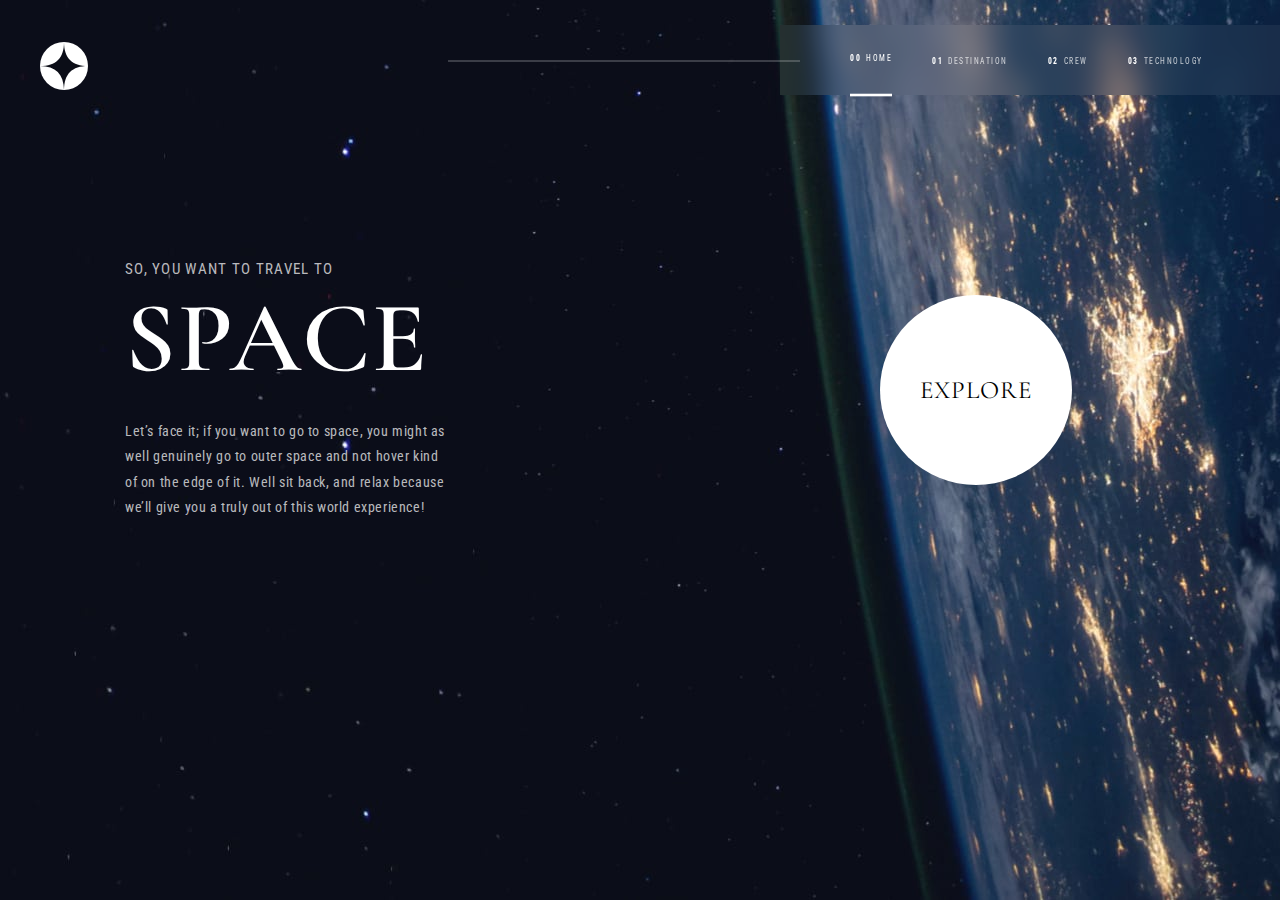
<file: index.html>
<!DOCTYPE html>
<html lang="en">
<head>
  <meta charset="UTF-8">
  <meta name="viewport" content="width=device-width, initial-scale=1.0">

  <link rel="icon" type="image/png" sizes="32x32" href="./assets/favicon-32x32.png">
  <link rel="preconnect" href="https://fonts.googleapis.com">
  <link rel="preconnect" href="https://fonts.gstatic.com" crossorigin>
  <link href="https://fonts.googleapis.com/css2?family=Cormorant+Garamond:wght@500;600;700&display=swap" rel="stylesheet">
  <link rel="preconnect" href="https://fonts.googleapis.com">
  <link rel="preconnect" href="https://fonts.gstatic.com" crossorigin>
  <link href="https://fonts.googleapis.com/css2?family=Roboto+Condensed:wght@300&display=swap" rel="stylesheet">
  <link rel="stylesheet" href="style.css">
  
  <title>Frontend Mentor | Space tourism website</title>
</head>
<body class="home-bg">
  <main>

    <nav>
      <div class="logo">
        <img src="/starter-code/assets/shared/logo.svg" alt="logo">
      </div>

      <div class="menu">
        <li>
          <a href="/starter-code/index.html"><span class="num">00</span> HOME </a>
        </li>
        <li>
          <a href="/starter-code/destination-moon.html"><span class="num">01</span> DESTINATION </a>
        </li>
        <li>
          <a href="/starter-code/crew-pilot.html"><span class="num">02</span>CREW </a>
        </li>
        <li>
          <a href="/starter-code/technology-vehicle.html"><span class="num">03</span> TECHNOLOGY </a>
        </li>
      </div>

      <div class="icon">
        <img src="/starter-code/assets/shared/icon-hamburger.svg" alt="" class="hamburger-icon" id="hamburgerIcon">
        <img src="/starter-code/assets/shared/icon-close.svg" alt="" class="close-icon" id="closeIcon">
      </div>
    </nav>

    <div class=" hamburger-menu">
      <li>
        <a href="/starter-code/index.html"><span class="num">00</span> HOME </a>
      </li>
      <li>
        <a href="/starter-code/destination-moon.html"><span class="num">01</span> DESTINATION </a>
      </li>
      <li>
        <a href="/starter-code/crew-pilot.html"><span class="num">02</span>CREW </a>
      </li>
      <li>
        <a href="/starter-code/technology-vehicle.html"><span class="num">03</span> TECHNOLOGY </a>
      </li>
    </div>

    <div class="line"></div>

    <div class="main">
      <div class="second-cont">
        <p class="first-text">SO, YOU WANT TO TRAVEL TO</p>

        <h1 class="header-text">SPACE</h1>

        <p class="body-text">
          Let’s face it; if you want to go to space, you might as well genuinely go to 
          outer space and not hover kind of on the edge of it. Well sit back, and relax 
          because we’ll give you a truly out of this world experience!
        </p>
      </div>

      <div class="large-circle-text"> EXPLORE</div>
    </div>

  </main> 
  <script src="/script.js"></script>
</body>
</html>
</file>
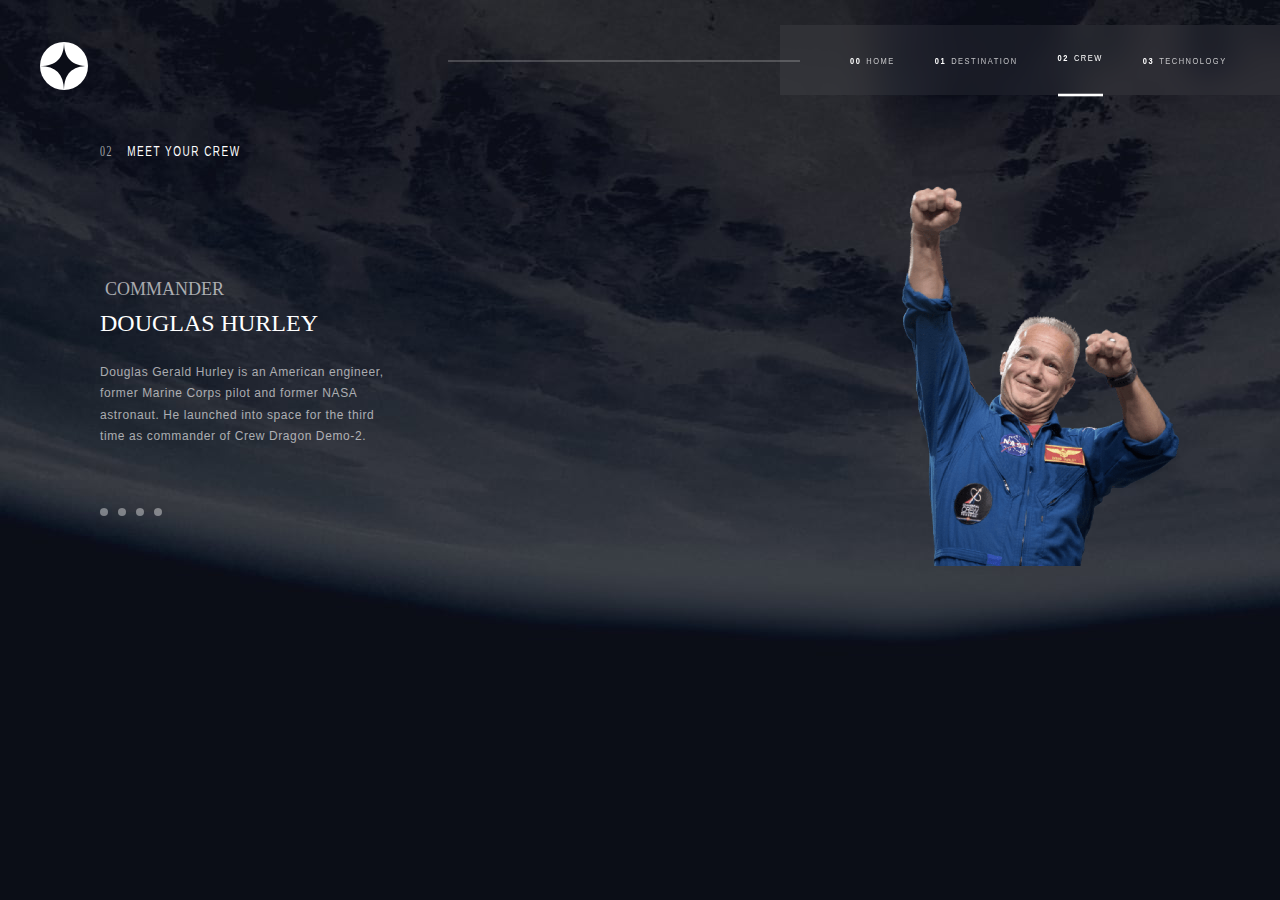
<file: starter-code/crew-commander.html>
<!DOCTYPE html>
<html lang="en">
<head>
  <meta charset="UTF-8">
  <meta name="viewport" content="width=device-width, initial-scale=1.0">

  <link rel="icon" type="image/png" sizes="32x32" href="./assets/favicon-32x32.png">
  <link rel="stylesheet" href="style.css">
  
  <title>Frontend Mentor | Space tourism website</title>
</head>
<body class="crew-bg">

  <main>
    <nav>
      <div class="logo">
        <img src="/starter-code/assets/shared/logo.svg" alt="logo">
      </div>
  
      <div class="menu">
        <li>
          <a href="/starter-code/index.html"><span class="num">00</span> HOME </a>
        </li>
        <li>
          <a href="/starter-code/destination-moon.html"><span class="num">01</span> DESTINATION </a>
        </li>
        <li>
          <a href="/starter-code/crew-pilot.html"><span class="num">02</span>CREW </a>
        </li>
        <li>
          <a href="/starter-code/technology-vehicle.html"><span class="num">03</span> TECHNOLOGY </a>
        </li>
      </div>

      <div class="icon">
        <img src="/starter-code/assets/shared/icon-hamburger.svg" alt="" class="hamburger-icon" id="hamburgerIcon">
        <img src="/starter-code/assets/shared/icon-close.svg" alt="" class="close-icon" id="closeIcon">
      </div>

    </nav>

    <div class=" hamburger-menu">
      <li>
        <a href="/starter-code/index.html"><span class="num">00</span> HOME </a>
      </li>
      <li>
        <a href="/starter-code/destination-moon.html"><span class="num">01</span> DESTINATION </a>
      </li>
      <li>
        <a href="/starter-code/crew-pilot.html"><span class="num">02</span>CREW </a>
      </li>
      <li>
        <a href="/starter-code/technology-vehicle.html"><span class="num">03</span> TECHNOLOGY </a>
      </li>
    </div>
  
    <div class="line"></div>
  
  </main>

  <div class="crew-cont">
    <h3 class="crew-first-text"> <span>02</span> MEET YOUR CREW</h3>

    <div class="crew-slider">
      <div class="crew-img-cont">
        <img src="/starter-code/assets/crew/image-douglas-hurley.png" alt="commander" class="crew-img">
      </div>

      <div class="crew-body-text-cont">
        
        <div class="crew-nav-dots">
          <a href="/starter-code/crew-pilot.html"><div class="crew-dot"></div></a>
          <a href="/starter-code/crew-commander.html"><div class="crew-dot"></div></a>
          <a href="/starter-code/crew-specialist.html"><div class="crew-dot"></div></a>
          <a href="/starter-code/crew-engineer.html"><div class="crew-dot"></div></a>
        </div>

        <div class="crew-body-text-cont-two">
          <h3 class="crew-role">COMMANDER</h3>
          <h2 class="crew-name">DOUGLAS HURLEY</h2>
          <p class="crew-body-text">   Douglas Gerald Hurley is an American engineer, former Marine Corps pilot 
            and former NASA astronaut. He launched into space for the third time as 
            commander of Crew Dragon Demo-2.
          </p>

        </div>
      </div>
    </div>
  </div>

  <script src="/script.js"></script>
</body>
</html>
</file>
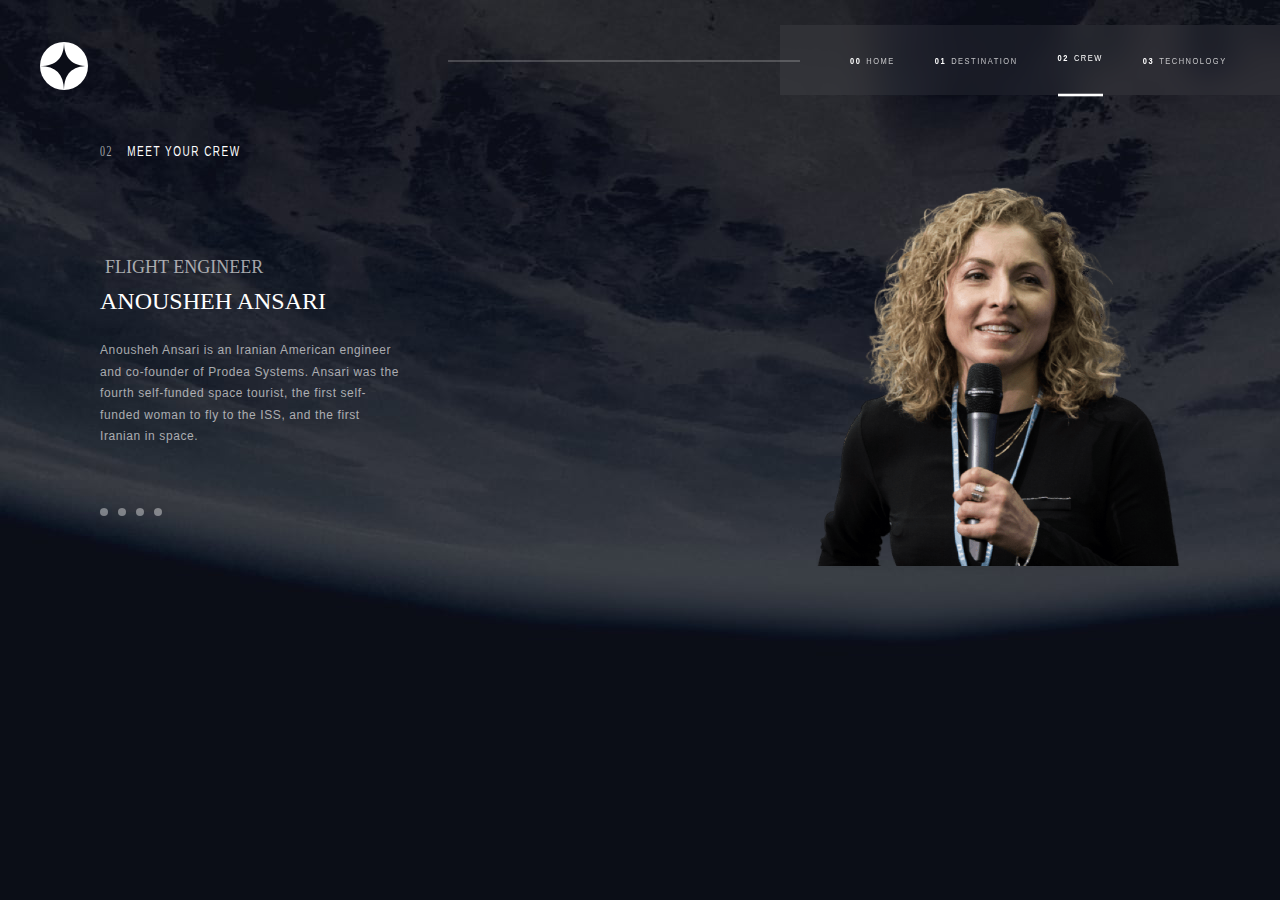
<file: starter-code/crew-engineer.html>
<!DOCTYPE html>
<html lang="en">
<head>
  <meta charset="UTF-8">
  <meta name="viewport" content="width=device-width, initial-scale=1.0">

  <link rel="icon" type="image/png" sizes="32x32" href="./assets/favicon-32x32.png">
  <link rel="stylesheet" href="style.css">
  
  <title>Frontend Mentor | Space tourism website</title>
</head>
<body class="crew-bg">

  <main>
    <nav>
      <div class="logo">
        <img src="/starter-code/assets/shared/logo.svg" alt="logo">
      </div>
  
      <div class="menu">
        <li>
          <a href="/starter-code/index.html"><span class="num">00</span> HOME </a>
        </li>
        <li>
          <a href="/starter-code/destination-moon.html"><span class="num">01</span> DESTINATION </a>
        </li>
        <li>
          <a href="/starter-code/crew-pilot.html"><span class="num">02</span>CREW </a>
        </li>
        <li>
          <a href="/starter-code/technology-vehicle.html"><span class="num">03</span> TECHNOLOGY </a>
        </li>
      </div>

      <div class="icon">
        <img src="/starter-code/assets/shared/icon-hamburger.svg" alt="" class="hamburger-icon" id="hamburgerIcon">
        <img src="/starter-code/assets/shared/icon-close.svg" alt="" class="close-icon" id="closeIcon">
      </div>

    </nav>

    <div class=" hamburger-menu">
      <li>
        <a href="/starter-code/index.html"><span class="num">00</span> HOME </a>
      </li>
      <li>
        <a href="/starter-code/destination-moon.html"><span class="num">01</span> DESTINATION </a>
      </li>
      <li>
        <a href="/starter-code/crew-pilot.html"><span class="num">02</span>CREW </a>
      </li>
      <li>
        <a href="/starter-code/technology-vehicle.html"><span class="num">03</span> TECHNOLOGY </a>
      </li>
    </div>
  
    <div class="line"></div>
  
  </main>

  <div class="crew-cont">
    <h3 class="crew-first-text"> <span>02</span> MEET YOUR CREW</h3>

    <div class="crew-slider">
      <div class="crew-img-cont">
        <img src="/starter-code/assets/crew/image-anousheh-ansari.png" alt="flight engineer" class="crew-img">
      </div>

      <div class="crew-body-text-cont">
        
        <div class="crew-nav-dots">
          <a href="/starter-code/crew-pilot.html"><div class="crew-dot"></div></a>
          <a href="/starter-code/crew-commander.html"><div class="crew-dot"></div></a>
          <a href="/starter-code/crew-specialist.html"><div class="crew-dot"></div></a>
          <a href="/starter-code/crew-engineer.html"><div class="crew-dot"></div></a>
        </div>

        <div class="crew-body-text-cont-two">
          <h3 class="crew-role">FLIGHT ENGINEER</h3>
          <h2 class="crew-name">ANOUSHEH ANSARI</h2>
          <p class="crew-body-text">   Anousheh Ansari is an Iranian American engineer and co-founder of Prodea Systems. 
            Ansari was the fourth self-funded space tourist, the first self-funded woman to 
            fly to the ISS, and the first Iranian in space.
          </p>
        </div>
      </div>
    </div>
  </div>

  <script src="/script.js"></script> 
</body>
</html>
</file>
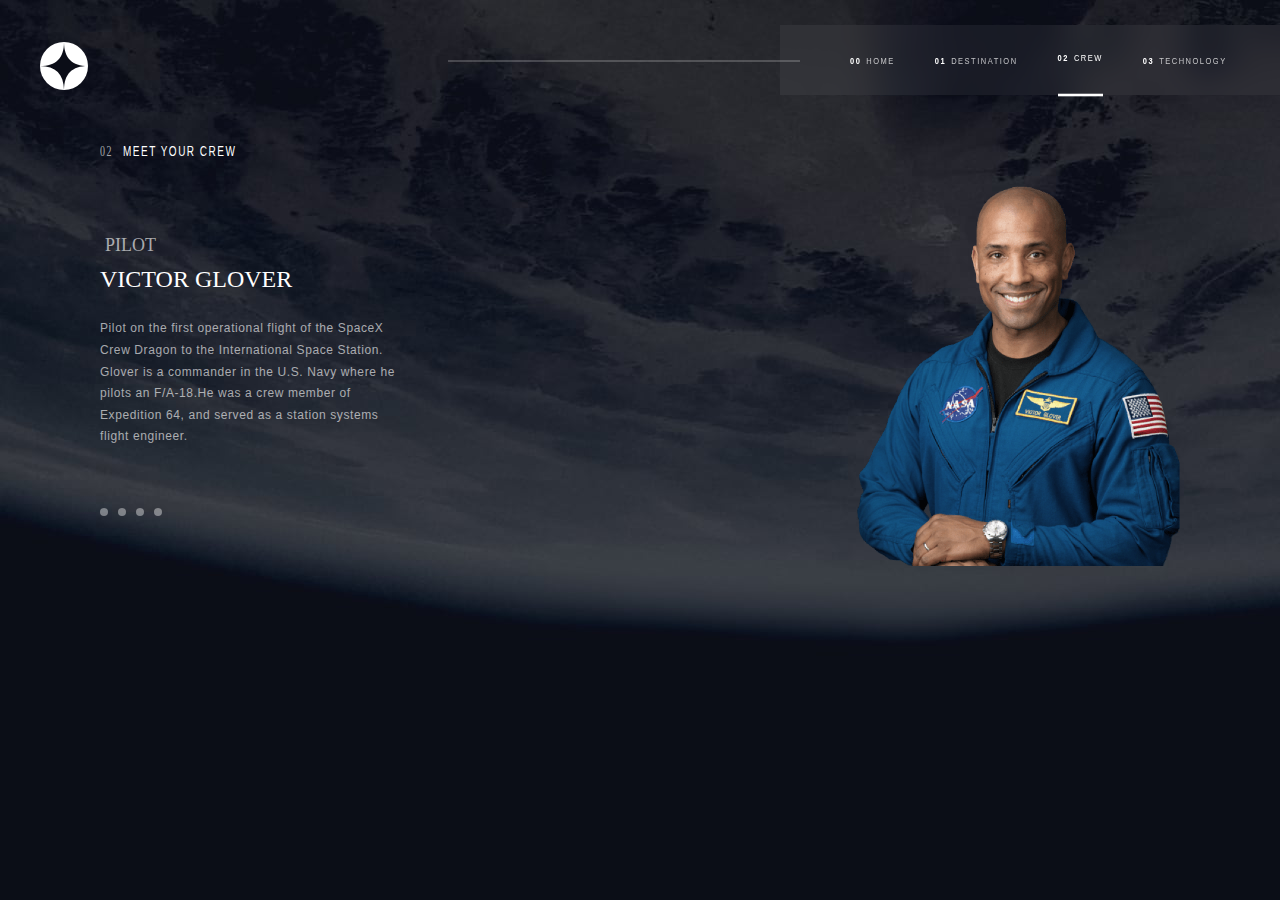
<file: starter-code/crew-pilot.html>
<!DOCTYPE html>
<html lang="en">
<head>
  <meta charset="UTF-8">
  <meta name="viewport" content="width=device-width, initial-scale=1.0">

  <link rel="icon" type="image/png" sizes="32x32" href="./assets/favicon-32x32.png">
  <link rel="stylesheet" href="style.css">
  
  <title>Frontend Mentor | Space tourism website</title>
</head>
<body class="crew-bg">

  <main>
    <nav>
      <div class="logo">
        <img src="/starter-code/assets/shared/logo.svg" alt="logo">
      </div>
  
      <div class="menu">
        <li>
          <a href="/starter-code/index.html"><span class="num">00</span> HOME </a>
        </li>
        <li>
          <a href="/starter-code/destination-moon.html"><span class="num">01</span> DESTINATION </a>
        </li>
        <li>
          <a href="/starter-code/crew-pilot.html"><span class="num">02</span>CREW </a>
        </li>
        <li>
          <a href="/starter-code/technology-vehicle.html"><span class="num">03</span> TECHNOLOGY </a>
        </li>
      </div>

      <div class="icon">
        <img src="/starter-code/assets/shared/icon-hamburger.svg" alt="" class="hamburger-icon" id="hamburgerIcon">
        <img src="/starter-code/assets/shared/icon-close.svg" alt="" class="close-icon" id="closeIcon">
      </div>

    </nav>

    <div class=" hamburger-menu">
      <li>
        <a href="/starter-code/index.html"><span class="num">00</span> HOME </a>
      </li>
      <li>
        <a href="/starter-code/destination-moon.html"><span class="num">01</span> DESTINATION </a>
      </li>
      <li>
        <a href="/starter-code/crew-pilot.html"><span class="num">02</span>CREW </a>
      </li>
      <li>
        <a href="/starter-code/technology-vehicle.html"><span class="num">03</span> TECHNOLOGY </a>
      </li>
    </div>
  
    <div class="line"></div>
  
  </main>

  <div class="crew-cont">
    <h3 class="crew-first-text"><span>02</span>MEET YOUR CREW</h3>

    <div class="crew-slider">
      <div class="crew-img-cont">
        <img src="/starter-code/assets/crew/image-victor-glover.png" alt="pilot" class="crew-img">
      </div>

      <div class="crew-body-text-cont">

        <div class="crew-nav-dots">
          <a href="/starter-code/crew-pilot.html"><div class="crew-dot"></div></a>
          <a href="/starter-code/crew-commander.html"><div class="crew-dot"></div></a>
          <a href="/starter-code/crew-specialist.html"><div class="crew-dot"></div></a>
          <a href="/starter-code/crew-engineer.html"><div class="crew-dot"></div></a>
        </div>

        <div class="crew-body-text-cont-two">
          <h3 class="crew-role">PILOT</h3>
          <h2 class="crew-name">VICTOR GLOVER</h2>
          <p class="crew-body-text"> Pilot on the first operational flight of the SpaceX Crew Dragon to the 
            International Space Station. Glover is a commander in the U.S. Navy where 
            he pilots an F/A-18.He was a crew member of Expedition 64, and served as a 
            station systems flight engineer.
          </p>
        </div>  
      </div>
    </div>
  </div>
  

  <script src="/script.js"></script>

</body>
  

</html>
</file>
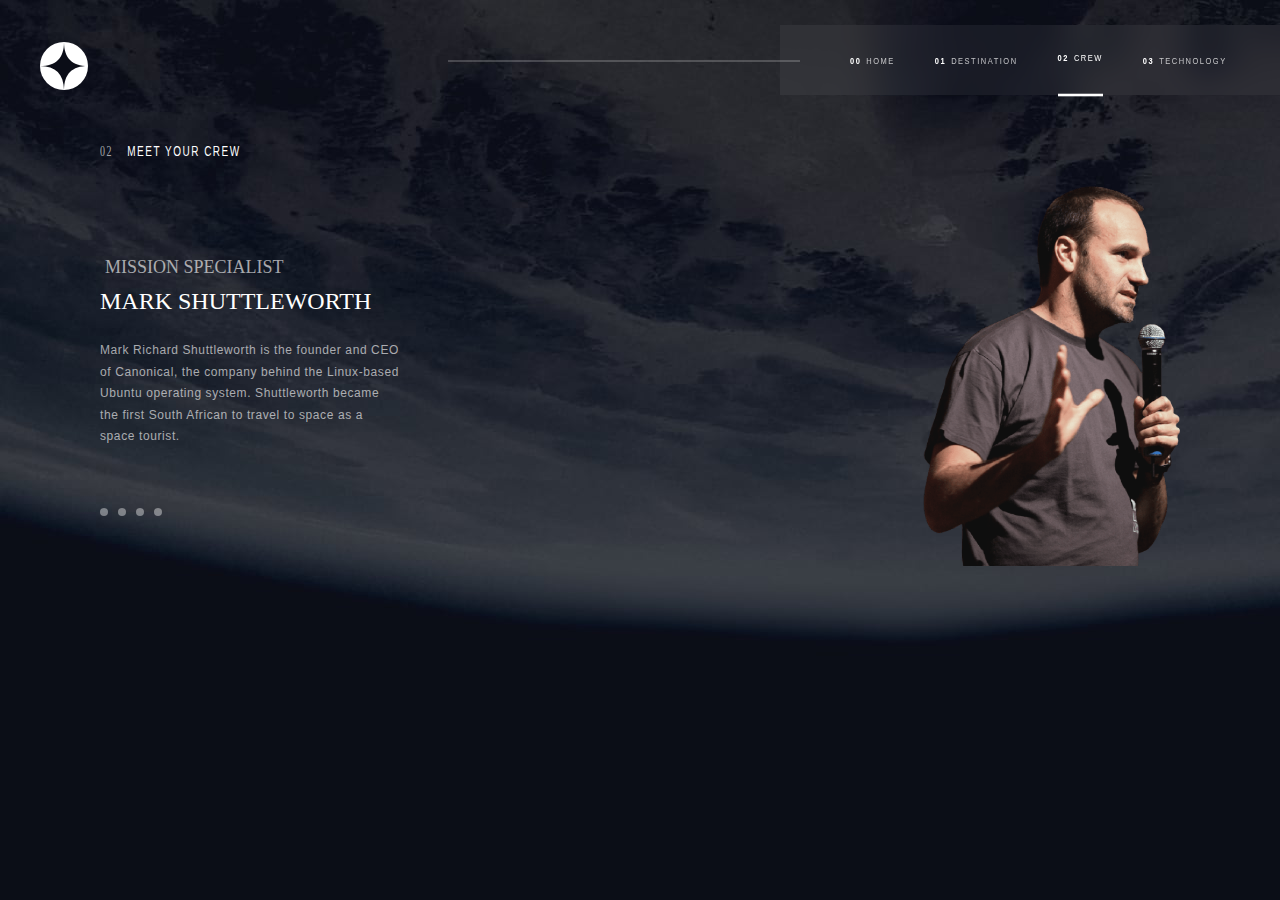
<file: starter-code/crew-specialist.html>
<!DOCTYPE html>
<html lang="en">
<head>
  <meta charset="UTF-8">
  <meta name="viewport" content="width=device-width, initial-scale=1.0">

  <link rel="icon" type="image/png" sizes="32x32" href="./assets/favicon-32x32.png">
  <link rel="stylesheet" href="style.css">
  
  <title>Frontend Mentor | Space tourism website</title>
</head>
<body class="crew-bg">

  <main>
    <nav>
      <div class="logo">
        <img src="/starter-code/assets/shared/logo.svg" alt="logo">
      </div>
  
      <div class="menu">
        <li>
          <a href="/starter-code/index.html"><span class="num">00</span> HOME </a>
        </li>
        <li>
          <a href="/starter-code/destination-moon.html"><span class="num">01</span> DESTINATION </a>
        </li>
        <li>
          <a href="/starter-code/crew-pilot.html"><span class="num">02</span>CREW </a>
        </li>
        <li>
          <a href="/starter-code/technology-vehicle.html"><span class="num">03</span> TECHNOLOGY </a>
        </li>
      </div>

      <div class="icon">
        <img src="/starter-code/assets/shared/icon-hamburger.svg" alt="" class="hamburger-icon" id="hamburgerIcon">
        <img src="/starter-code/assets/shared/icon-close.svg" alt="" class="close-icon" id="closeIcon">
      </div>

    </nav>

    <div class=" hamburger-menu">
      <li>
        <a href="/starter-code/index.html"><span class="num">00</span> HOME </a>
      </li>
      <li>
        <a href="/starter-code/destination-moon.html"><span class="num">01</span> DESTINATION </a>
      </li>
      <li>
        <a href="/starter-code/crew-pilot.html"><span class="num">02</span>CREW </a>
      </li>
      <li>
        <a href="/starter-code/technology-vehicle.html"><span class="num">03</span> TECHNOLOGY </a>
      </li>
    </div>
  
    <div class="line"></div>
  
  </main>

  <div class="crew-cont">
    <h3 class="crew-first-text"> <span>02</span> MEET YOUR CREW</h3>

    <div class="crew-slider">
      <div class="crew-img-cont">
        <img src="/starter-code/assets/crew/image-mark-shuttleworth.png" alt="mission Specialist" class="crew-img">
      </div>

      <div class="crew-body-text-cont">
        
        <div class="crew-nav-dots">
          <a href="/starter-code/crew-pilot.html"><div class="crew-dot"></div></a>
          <a href="/starter-code/crew-commander.html"><div class="crew-dot"></div></a>
          <a href="/starter-code/crew-specialist.html"><div class="crew-dot"></div></a>
          <a href="/starter-code/crew-engineer.html"><div class="crew-dot"></div></a>
        </div>
        <div class="crew-body-text-cont-two">
          <h3 class="crew-role">MISSION SPECIALIST</h3>
          <h2 class="crew-name">MARK SHUTTLEWORTH</h2>
          <p class="crew-body-text">Mark Richard Shuttleworth is the founder and CEO of Canonical, the company behind 
            the Linux-based Ubuntu operating system. Shuttleworth became the first South 
            African to travel to space as a space tourist.
          </p>
        </div>
        

        </div>
      </div>
    </div>
  </div>
 
  <script src="/script.js"></script>
</body>
</html>
</file>
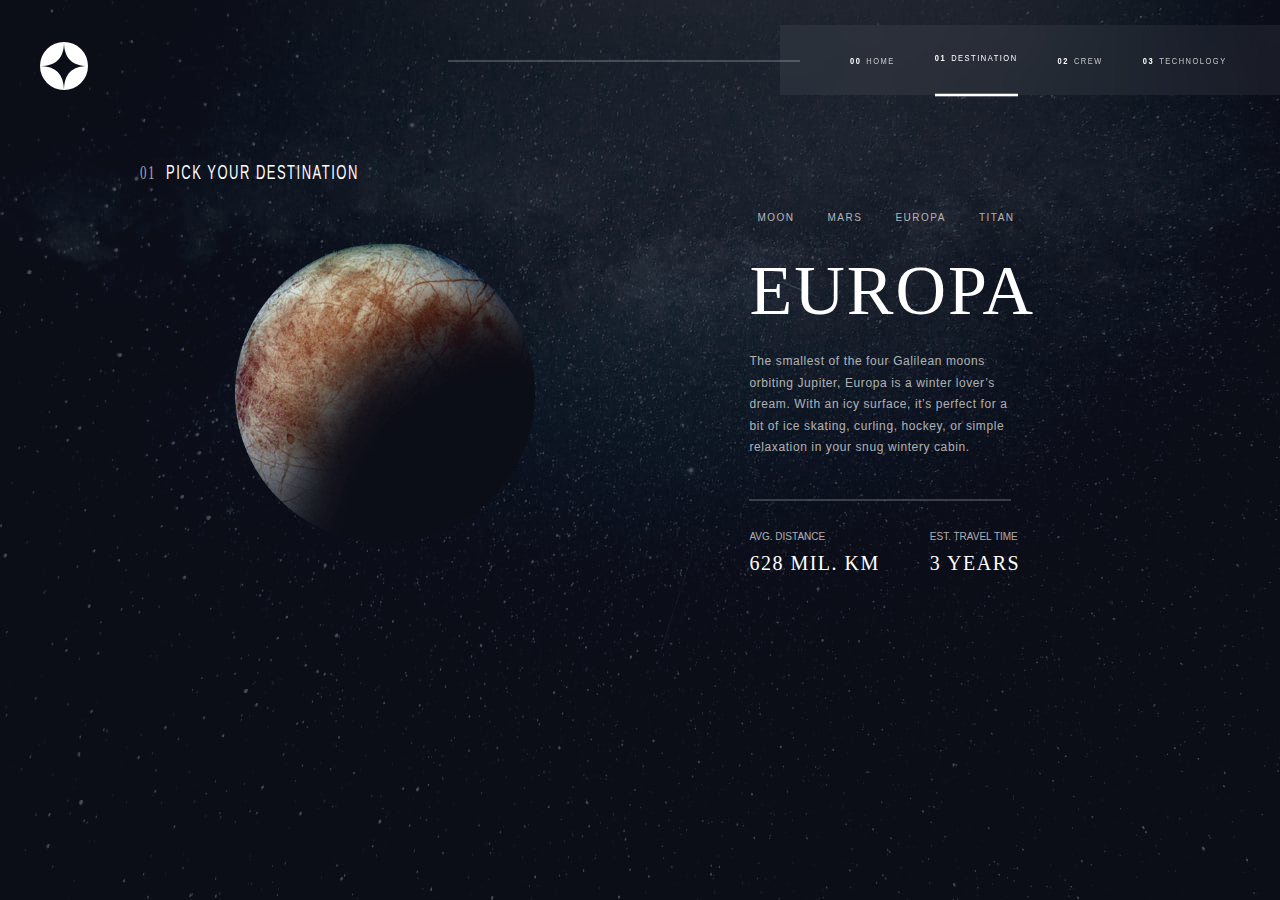
<file: starter-code/destination-europa.html>
<!DOCTYPE html>
<html lang="en">
<head>
  <meta charset="UTF-8">
  <meta name="viewport" content="width=device-width, initial-scale=1.0">

  <link rel="icon" type="image/png" sizes="32x32" href="./assets/favicon-32x32.png">
  <link rel="stylesheet" href="style.css">
  
  <title>Frontend Mentor | Space tourism website</title>
</head>
<body  class="destination-bg">
  <main>
    <nav>
      <div class="logo">
        <img src="/starter-code/assets/shared/logo.svg" alt="logo">
      </div>

      <div class="menu">
        <li>
          <a href="/starter-code/index.html"><span class="num">00</span> HOME </a>
        </li>
        <li>
          <a href="/starter-code/destination-moon.html"><span class="num">01</span> DESTINATION </a>
        </li>
        <li>
          <a href="/starter-code/crew-pilot.html"><span class="num">02</span>CREW </a>
        </li>
        <li>
          <a href="/starter-code/technology-vehicle.html"><span class="num">03</span> TECHNOLOGY </a>
        </li>
      </div>

      <div class="icon">
        <img src="/starter-code/assets/shared/icon-hamburger.svg" alt="" class="hamburger-icon" id="hamburgerIcon">
        <img src="/starter-code/assets/shared/icon-close.svg" alt="" class="close-icon" id="closeIcon">
      </div>
      
    </nav>

    <div class=" hamburger-menu">
      <li>
        <a href="/starter-code/index.html"><span class="num">00</span> HOME </a>
      </li>
      <li>
        <a href="/starter-code/destination-moon.html"><span class="num">01</span> DESTINATION </a>
      </li>
      <li>
        <a href="/starter-code/crew-pilot.html"><span class="num">02</span>CREW </a>
      </li>
      <li>
        <a href="/starter-code/technology-vehicle.html"><span class="num">03</span> TECHNOLOGY </a>
      </li>
    </div>

    <div class="line"></div>

  </main>

  <div class="destination-cont">

    <h3 class="dest-first-text"><span>01</span>PICK YOUR DESTINATION</h3>

    <div class="dest-body-cont">
      <img src="/starter-code/assets/destination/image-europa.png" alt="Europa" class="dest-img">

      <div class="dest-second-cont">

        <div class="dest-menu">
          <li>
            <a href="/starter-code/destination-moon.html"> MOON </a>
          </li>
          <li>
            <a href="/starter-code/destination-mars.html"> MARS </a>
          </li>
          <li>
            <a href="/starter-code/destination-europa.html">EUROPA </a>
          </li>
          <li>
            <a href="/starter-code/destination-titan.html">TITAN </a>
          </li>
        </div>

        <h1 class="dest-header">EUROPA</h1>

        <p class="dest-body-text">
          The smallest of the four Galilean moons orbiting Jupiter, Europa is a 
          winter lover’s dream. With an icy surface, it’s perfect for a bit of 
          ice skating, curling, hockey, or simple relaxation in your snug 
          wintery cabin.
        </p>

        <div class="dest-line"></div>

        <div class="dest-bottom">
          <div class="dest-travel-distance">
            <p class="dest-travel-words">AVG. DISTANCE</p>
            <p class="dest-travel-km">628 MIL. KM</p>
          </div>

          <div class="dest-travel-time">
            <p class="dest-travel-time-est">EST. TRAVEL TIME</p>
            <p class="dest-travel-days">3 YEARS</p>
          </div>
        </div>

      </div>
    </div>

  </div>
   
  <script src="/script.js"></script>
</body>

</html>
</file>
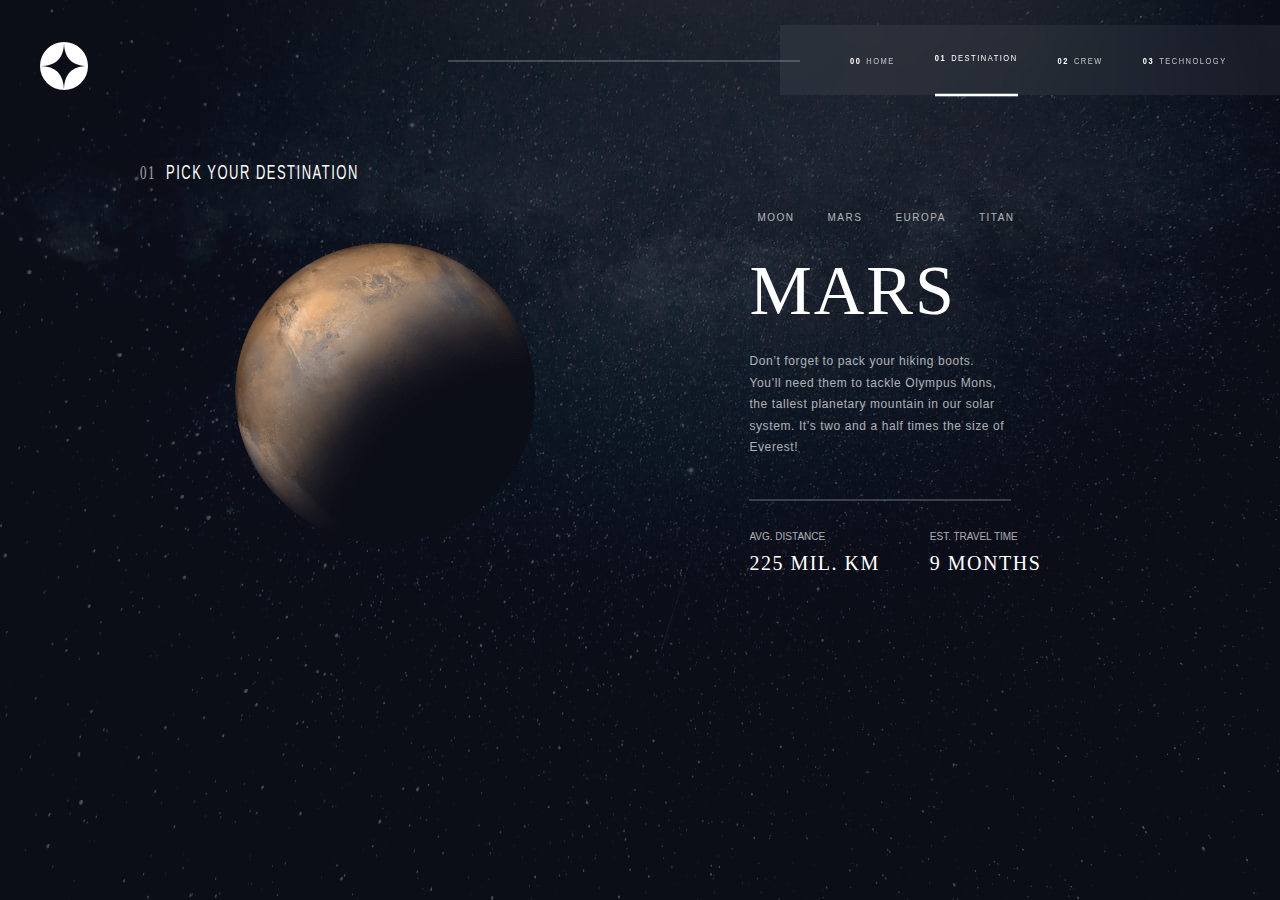
<file: starter-code/destination-mars.html>
<!DOCTYPE html>
<html lang="en">
<head>
  <meta charset="UTF-8">
  <meta name="viewport" content="width=device-width, initial-scale=1.0">

  <link rel="icon" type="image/png" sizes="32x32" href="./assets/favicon-32x32.png">
  <link rel="stylesheet" href="style.css">
  
  <title>Frontend Mentor | Space tourism website</title>
</head>
<body class="destination-bg">
  <main>

    <nav>
      <div class="logo">
        <img src="/starter-code/assets/shared/logo.svg" alt="logo">
      </div>

      <div class="menu">
        <li>
          <a href="/starter-code/index.html"><span class="num">00</span> HOME </a>
        </li>
        <li>
          <a href="/starter-code/destination-mars.html"><span class="num">01</span> DESTINATION </a>
        </li>
        <li>
          <a href="/starter-code/crew-pilot.html"><span class="num">02</span>CREW </a>
        </li>
        <li>
          <a href="/starter-code/technology-vehicle.html"><span class="num">03</span> TECHNOLOGY </a>
        </li>
      </div>

      <div class="icon">
        <img src="/starter-code/assets/shared/icon-hamburger.svg" alt="" class="hamburger-icon" id="hamburgerIcon">
        <img src="/starter-code/assets/shared/icon-close.svg" alt="" class="close-icon" id="closeIcon">
      </div>

    </nav>

    <div class=" hamburger-menu">
      <li>
        <a href="/starter-code/index.html"><span class="num">00</span> HOME </a>
      </li>
      <li>
        <a href="/starter-code/destination-moon.html"><span class="num">01</span> DESTINATION </a>
      </li>
      <li>
        <a href="/starter-code/crew-pilot.html"><span class="num">02</span>CREW </a>
      </li>
      <li>
        <a href="/starter-code/technology-vehicle.html"><span class="num">03</span> TECHNOLOGY </a>
      </li>
    </div>

    <div class="line"></div>

  </main>

  <div class="destination-cont">

    <h3 class="dest-first-text"><span>01</span>PICK YOUR DESTINATION</h3>

    <div class="dest-body-cont">
      <img src="/starter-code/assets/destination/image-mars.png" alt="Mars" class="dest-img">

      <div class="dest-second-cont">

        <div class="dest-menu">
          <li>
            <a href="/starter-code/destination-moon.html"> MOON </a>
          </li>
          <li>
            <a href="/starter-code/destination-mars.html"> MARS </a>
          </li>
          <li>
            <a href="/starter-code/destination-europa.html">EUROPA </a>
          </li>
          <li>
            <a href="/starter-code/destination-titan.html">TITAN </a>
          </li>
        </div>

        <h1 class="dest-header">MARS</h1>

        <p class="dest-body-text">
          Don’t forget to pack your hiking boots. You’ll need them to tackle Olympus Mons, 
          the tallest planetary mountain in our solar system. It’s two and a half times 
          the size of Everest!
        </p>

        <div class="dest-line"></div>

        <div class="dest-bottom">
          <div class="dest-travel-distance">
            <p class="dest-travel-words"> AVG. DISTANCE</p>
            <p class="dest-travel-km"> 225 MIL. KM</p>
          </div>

          <div class="dest-travel-time">
            <p class="dest-travel-time-est">EST. TRAVEL TIME</p>
            <p class="dest-travel-days">9 MONTHS</p>
          </div>
        </div>

      </div>
    </div>

  </div>

  <script src="/script.js"></script>
</body>
</html>
</file>
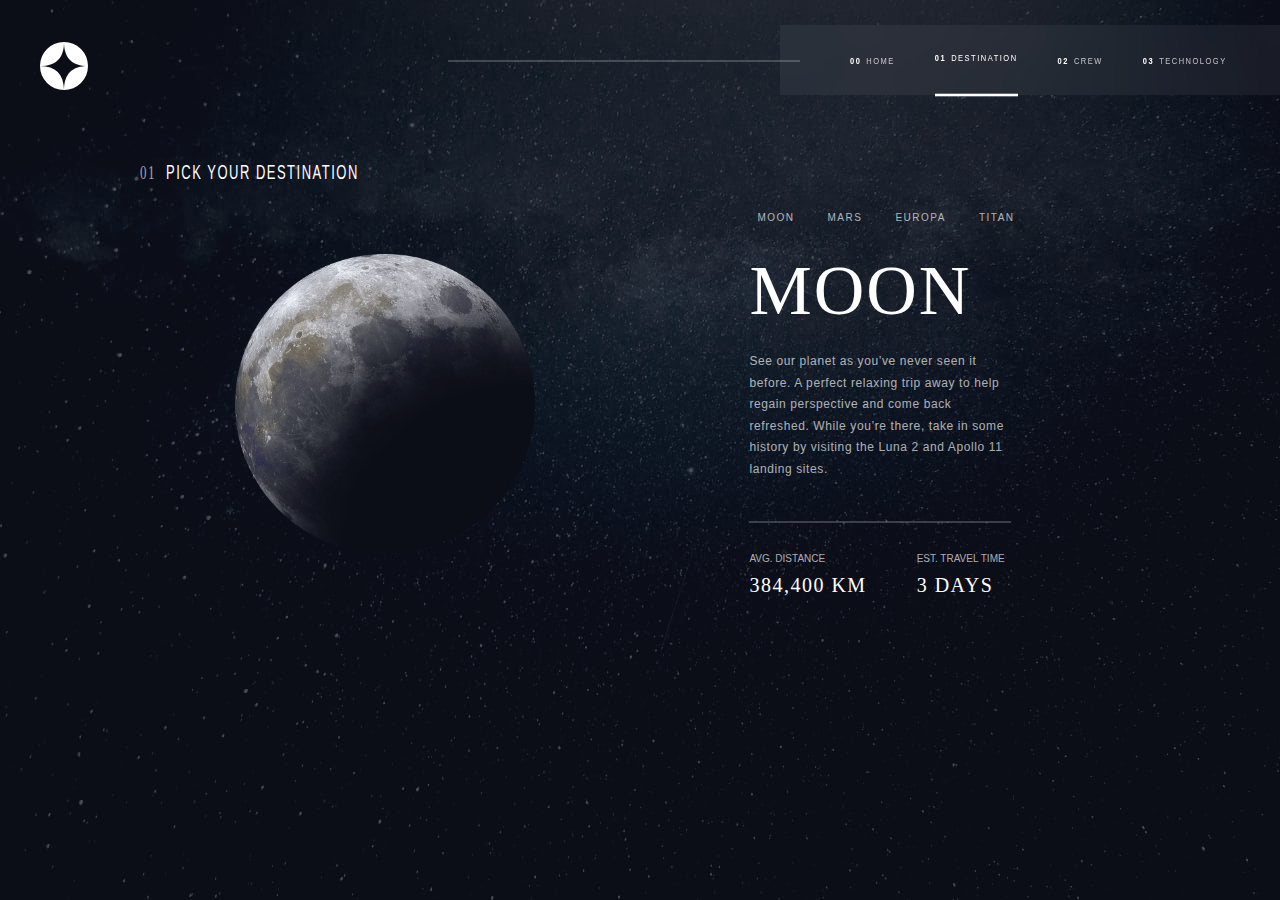
<file: starter-code/destination-moon.html>
<!DOCTYPE html>
<html lang="en">
<head>
  <meta charset="UTF-8">
  <meta name="viewport" content="width=device-width, initial-scale=1.0">

  <link rel="icon" type="image/png" sizes="32x32" href="./assets/favicon-32x32.png">
  <link rel="stylesheet" href="style.css">
  
  <title>Frontend Mentor | Space tourism website</title>
</head>
<body  class="destination-bg">
  <main>
    <nav>
      <div class="logo">
        <img src="/starter-code/assets/shared/logo.svg" alt="logo">
      </div>

      <div class="menu">
        <li>
          <a href="/starter-code/index.html"><span class="num">00</span> HOME </a>
        </li>
        <li>
          <a href="/starter-code/destination-moon.html"><span class="num">01</span> DESTINATION </a>
        </li>
        <li>
          <a href="/starter-code/crew-pilot.html"><span class="num">02</span>CREW </a>
        </li>
        <li>
          <a href="/starter-code/technology-vehicle.html"><span class="num">03</span> TECHNOLOGY </a>
        </li>
      </div>

      <div class="icon">
        <img src="/starter-code/assets/shared/icon-hamburger.svg" alt="" class="hamburger-icon" id="hamburgerIcon">
        <img src="/starter-code/assets/shared/icon-close.svg" alt="" class="close-icon" id="closeIcon">
      </div>

    </nav>

    <div class=" hamburger-menu">
      <li>
        <a href="/starter-code/index.html"><span class="num">00</span> HOME </a>
      </li>
      <li>
        <a href="/starter-code/destination-moon.html"><span class="num">01</span> DESTINATION </a>
      </li>
      <li>
        <a href="/starter-code/crew-pilot.html"><span class="num">02</span>CREW </a>
      </li>
      <li>
        <a href="/starter-code/technology-vehicle.html"><span class="num">03</span> TECHNOLOGY </a>
      </li>
    </div>

    <div class="line"></div>

  </main>

  <div class="destination-cont">

    <h3 class="dest-first-text"><span>01</span>PICK YOUR DESTINATION</h3>

    <div class="dest-body-cont">
      <img src="/starter-code/assets/destination/image-moon.png" alt="moon" class="dest-img">

      <div class="dest-second-cont">

        <div class="dest-menu">
          <li>
            <a href="/starter-code/destination-moon.html"> MOON </a>
          </li>
          <li>
            <a href="/starter-code/destination-mars.html"> MARS </a>
          </li>
          <li>
            <a href="/starter-code/destination-europa.html">EUROPA </a>
          </li>
          <li>
            <a href="/starter-code/destination-titan.html">TITAN </a>
          </li>
        </div>

        <h1 class="dest-header">MOON</h1>

        <p class="dest-body-text">
          See our planet as you’ve never seen it before. A perfect relaxing trip away to help 
          regain perspective and come back refreshed. While you’re there, take in some history 
          by visiting the Luna 2 and Apollo 11 landing sites.
        </p>

        <div class="dest-line"></div>

        <div class="dest-bottom">
          <div class="dest-travel-distance">
            <p class="dest-travel-words"> AVG. DISTANCE</p>
            <p class="dest-travel-km">384,400 KM</p>
          </div>

          <div class="dest-travel-time">
            <p class="dest-travel-time-est">EST. TRAVEL TIME</p>
            <p class="dest-travel-days">3 DAYS</p>
          </div>
        </div>

      </div>
    </div>

  </div>

  <script src="/script.js"></script>
</body>
</html>
</file>
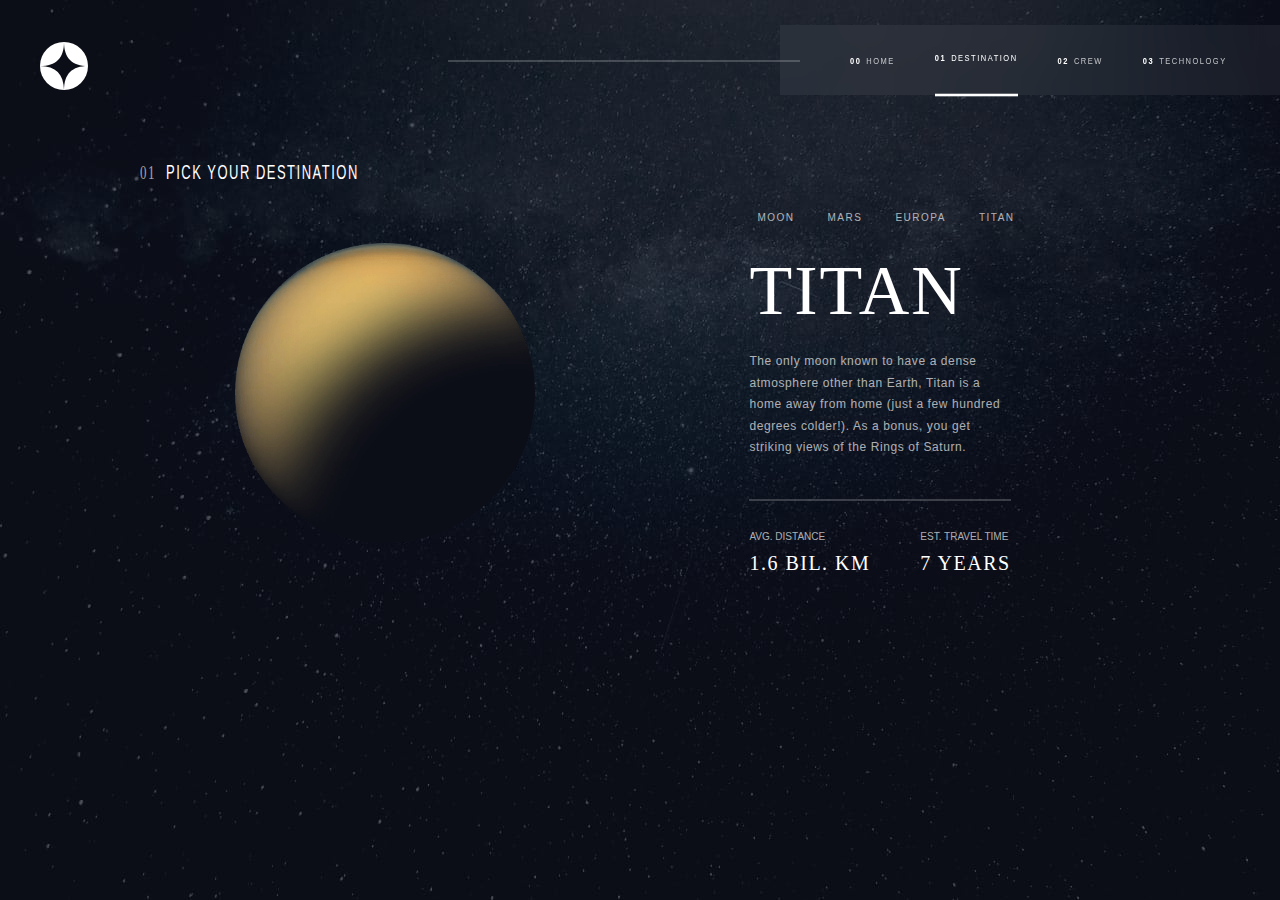
<file: starter-code/destination-titan.html>
<!DOCTYPE html>
<html lang="en">
<head>
  <meta charset="UTF-8">
  <meta name="viewport" content="width=device-width, initial-scale=1.0">

  <link rel="icon" type="image/png" sizes="32x32" href="./assets/favicon-32x32.png">
  <link rel="stylesheet" href="style.css">
  
  <title>Frontend Mentor | Space tourism website</title>
</head>
<body  class="destination-bg">
  <main>
    <nav>
      <div class="logo">
        <img src="/starter-code/assets/shared/logo.svg" alt="logo">
      </div>

      <div class="menu">
        <li>
          <a href="/starter-code/index.html"><span class="num">00</span> HOME </a>
        </li>
        <li>
          <a href="/starter-code/destination-moon.html"><span class="num">01</span> DESTINATION </a>
        </li>
        <li>
          <a href="/starter-code/crew-pilot.html"><span class="num">02</span>CREW </a>
        </li>
        <li>
          <a href="/starter-code/technology-vehicle.html"><span class="num">03</span> TECHNOLOGY </a>
        </li>
      </div>

      <div class="icon">
        <img src="/starter-code/assets/shared/icon-hamburger.svg" alt="" class="hamburger-icon" id="hamburgerIcon">
        <img src="/starter-code/assets/shared/icon-close.svg" alt="" class="close-icon" id="closeIcon">
      </div>

    </nav>

    <div class=" hamburger-menu">
      <li>
        <a href="/starter-code/index.html"><span class="num">00</span> HOME </a>
      </li>
      <li>
        <a href="/starter-code/destination-moon.html"><span class="num">01</span> DESTINATION </a>
      </li>
      <li>
        <a href="/starter-code/crew-pilot.html"><span class="num">02</span>CREW </a>
      </li>
      <li>
        <a href="/starter-code/technology-vehicle.html"><span class="num">03</span> TECHNOLOGY </a>
      </li>
    </div>

    <div class="line"></div>

  </main>

  <div class="destination-cont">

    <h3 class="dest-first-text"><span>01</span>PICK YOUR DESTINATION</h3>

    <div class="dest-body-cont">
      <img src="/starter-code/assets/destination/image-titan.png" alt="Titan" class="dest-img">

      <div class="dest-second-cont">

        <div class="dest-menu">
          <li>
            <a href="/starter-code/destination-moon.html"> MOON </a>
          </li>
          <li>
            <a href="/starter-code/destination-mars.html"> MARS </a>
          </li>
          <li>
            <a href="/starter-code/destination-europa.html">EUROPA </a>
          </li>
          <li>
            <a href="/starter-code/destination-titan.html">TITAN </a>
          </li>
        </div>

        <h1 class="dest-header">TITAN</h1>

        <p class="dest-body-text">
          The only moon known to have a dense atmosphere other than Earth, Titan 
          is a home away from home (just a few hundred degrees colder!). As a 
          bonus, you get striking views of the Rings of Saturn.
        </p>

        <div class="dest-line"></div>

        <div class="dest-bottom">
          <div class="dest-travel-distance">
            <p class="dest-travel-words"> AVG. DISTANCE</p>
            <p class="dest-travel-km">1.6 BIL. KM</p>
          </div>

          <div class="dest-travel-time">
            <p class="dest-travel-time-est">EST. TRAVEL TIME</p>
            <p class="dest-travel-days">7 YEARS</p>
          </div>
        </div>

      </div>
    </div>

  </div>

  <script src="/script.js"></script>
</body>

</html>
</file>
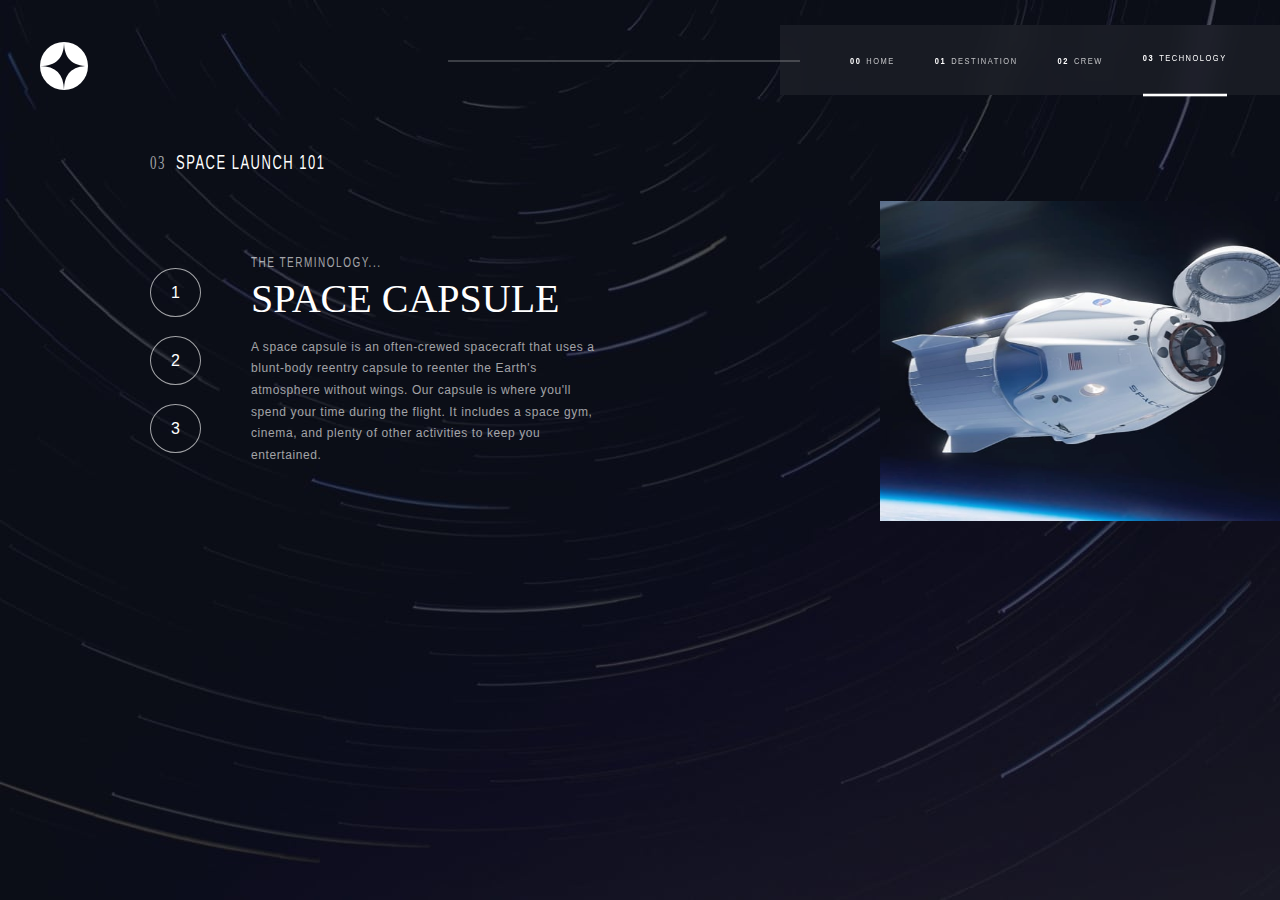
<file: starter-code/technology-capsule.html>
<!DOCTYPE html>
<html lang="en">
<head>
  <meta charset="UTF-8">
  <meta name="viewport" content="width=device-width, initial-scale=1.0">

  <link rel="icon" type="image/png" sizes="32x32" href="./assets/favicon-32x32.png">
  <link rel="stylesheet" href="style.css">
  
  <title>Frontend Mentor | Space tourism website</title>
</head>
<body class="technology-bg">

  <main>
    <nav>
      <div class="logo">
        <img src="/starter-code/assets/shared/logo.svg" alt="logo">
      </div>
  
      <div class="menu">
        <li>
          <a href="/starter-code/index.html"><span class="num">00</span> HOME </a>
        </li>
        <li>
          <a href="/starter-code/destination-moon.html"><span class="num">01</span> DESTINATION </a>
        </li>
        <li>
          <a href="/starter-code/crew-pilot.html"><span class="num">02</span>CREW </a>
        </li>
        <li>
          <a href="/starter-code/technology-vehicle.html"><span class="num">03</span> TECHNOLOGY </a>
        </li>
      </div>

      <div class="icon">
        <img src="/starter-code/assets/shared/icon-hamburger.svg" alt="" class="hamburger-icon" id="hamburgerIcon">
        <img src="/starter-code/assets/shared/icon-close.svg" alt="" class="close-icon" id="closeIcon">
      </div>

    </nav>

    <div class=" hamburger-menu">
      <li>
        <a href="/starter-code/index.html"><span class="num">00</span> HOME </a>
      </li>
      <li>
        <a href="/starter-code/destination-moon.html"><span class="num">01</span> DESTINATION </a>
      </li>
      <li>
        <a href="/starter-code/crew-pilot.html"><span class="num">02</span>CREW </a>
      </li>
      <li>
        <a href="/starter-code/technology-vehicle.html"><span class="num">03</span> TECHNOLOGY </a>
      </li>
    </div>
  
    <div class="line"></div>
  
  </main>

  <div class="tech-cont">
    <h3 class="tech-first-text"><span>03</span>SPACE LAUNCH 101</h3>

    <div class="tech-body-cont">
      <img src="/starter-code/assets/technology/image-space-capsule-landscape.jpg" alt="" class="tech-mobile-img">
      <img src="/starter-code/assets/technology/image-space-capsule-portrait.jpg" alt="" class="tech-desktop-img">

      <div class="tech-body-cont-2">
        <div class="tech-num">
          <span><a href="/starter-code/technology-vehicle.html">1</a></span>
          <span><a href="/starter-code/technology-capsule.html">2</a></span>
          <span><a href="/starter-code/technology-spaceport.html">3</a></span>
        </div>

        <div class="tech-text-cont">
          <h3 class="tech-first-body-text">THE TERMINOLOGY...</h3>
          <h1 class="tech-second-text">SPACE CAPSULE</h1>
          <P class="tech-body-text">A space capsule is an often-crewed spacecraft that uses a blunt-body reentry 
            capsule to reenter the Earth's atmosphere without wings. Our capsule is where 
            you'll spend your time during the flight. It includes a space gym, cinema, 
            and plenty of other activities to keep you entertained.
          </P>
        </div>
      </div>
    </div>

  </div>

  <script src="/script.js"></script>

</body>
</html>
</file>
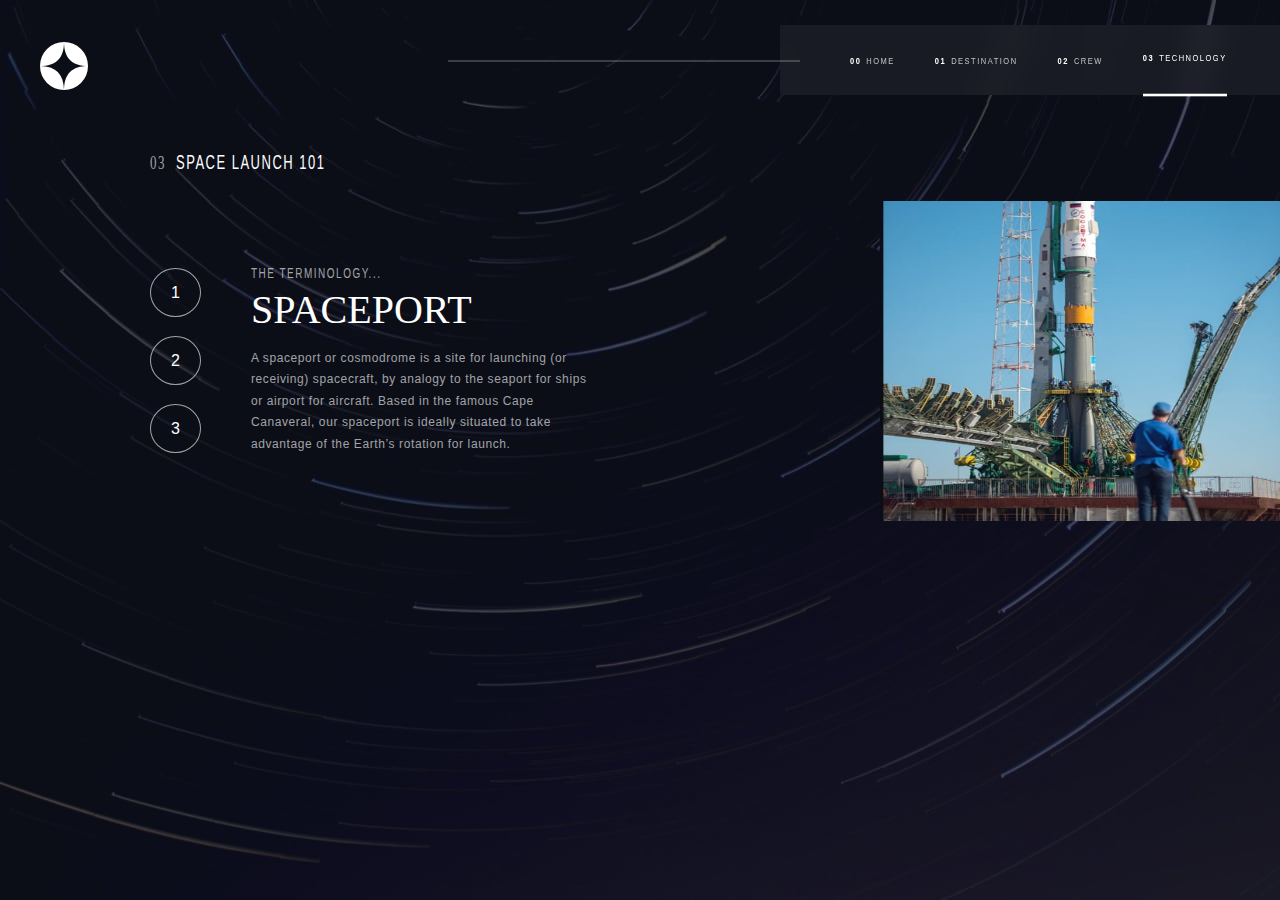
<file: starter-code/technology-spaceport.html>
<!DOCTYPE html>
<html lang="en">
<head>
  <meta charset="UTF-8">
  <meta name="viewport" content="width=device-width, initial-scale=1.0">

  <link rel="icon" type="image/png" sizes="32x32" href="./assets/favicon-32x32.png">
  <link rel="stylesheet" href="style.css">
  
  <title>Frontend Mentor | Space tourism website</title>
</head>
<body class="technology-bg">

  <main>
    <nav>
      <div class="logo">
        <img src="/starter-code/assets/shared/logo.svg" alt="logo">
      </div>
  
      <div class="menu">
        <li>
          <a href="/starter-code/index.html"><span class="num">00</span> HOME </a>
        </li>
        <li>
          <a href="/starter-code/destination-moon.html"><span class="num">01</span> DESTINATION </a>
        </li>
        <li>
          <a href="/starter-code/crew-pilot.html"><span class="num">02</span>CREW </a>
        </li>
        <li>
          <a href="/starter-code/technology-vehicle.html"><span class="num">03</span> TECHNOLOGY </a>
        </li>
      </div>

      <div class="icon">
        <img src="/starter-code/assets/shared/icon-hamburger.svg" alt="" class="hamburger-icon" id="hamburgerIcon">
        <img src="/starter-code/assets/shared/icon-close.svg" alt="" class="close-icon" id="closeIcon">
      </div>

    </nav>

    <div class=" hamburger-menu">
      <li>
        <a href="/starter-code/index.html"><span class="num">00</span> HOME </a>
      </li>
      <li>
        <a href="/starter-code/destination-moon.html"><span class="num">01</span> DESTINATION </a>
      </li>
      <li>
        <a href="/starter-code/crew-pilot.html"><span class="num">02</span>CREW </a>
      </li>
      <li>
        <a href="/starter-code/technology-vehicle.html"><span class="num">03</span> TECHNOLOGY </a>
      </li>
    </div>
  
    <div class="line"></div>
  
  </main>

  <div class="tech-cont">
    <h3 class="tech-first-text"><span>03</span>SPACE LAUNCH 101</h3>

    <div class="tech-body-cont">
      <img src="/starter-code/assets/technology/image-spaceport-landscape.jpg" alt="" class="tech-mobile-img">
      <img src="/starter-code/assets/technology/image-spaceport-portrait.jpg" alt="" class="tech-desktop-img">

      <div class="tech-body-cont-2">
        <div class="tech-num">
          <span><a href="/starter-code/technology-vehicle.html">1</a></span>
          <span><a href="/starter-code/technology-capsule.html">2</a></span>
          <span><a href="/starter-code/technology-spaceport.html">3</a></span>
        </div>

        <div class="tech-text-cont">
          <h3 class="tech-first-body-text">THE TERMINOLOGY...</h3>
          <h1 class="tech-second-text">SPACEPORT</h1>
          <P class="tech-body-text"> A spaceport or cosmodrome is a site for launching (or receiving) spacecraft, 
            by analogy to the seaport for ships or airport for aircraft. Based in the 
            famous Cape Canaveral, our spaceport is ideally situated to take advantage 
            of the Earth’s rotation for launch.
          </P>
        </div>
      </div>
    </div>

  </div>


  <script src="/script.js"></script>

</body>
</html>
</file>
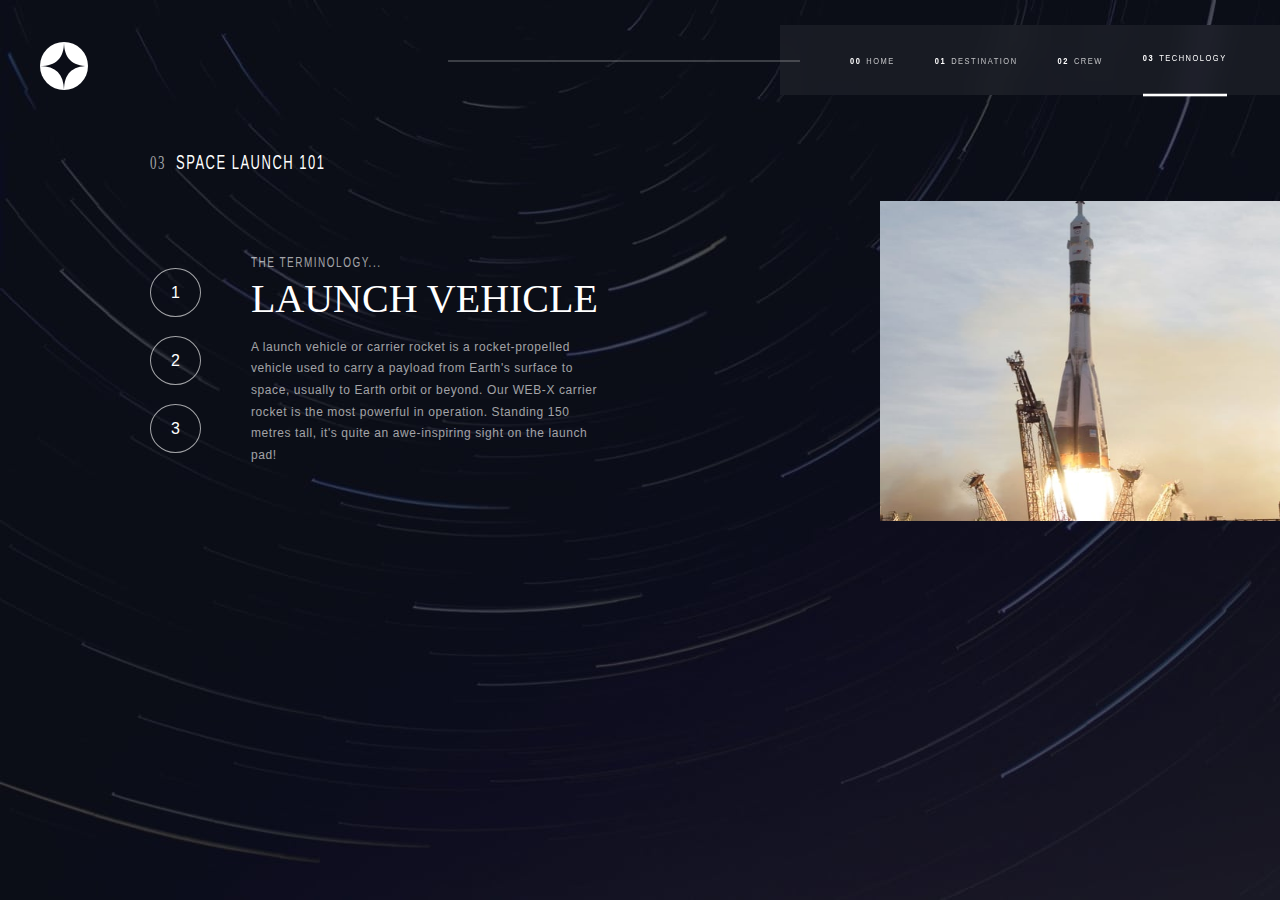
<file: starter-code/technology-vehicle.html>
<!DOCTYPE html>
<html lang="en">
<head>
  <meta charset="UTF-8">
  <meta name="viewport" content="width=device-width, initial-scale=1.0">

  <link rel="icon" type="image/png" sizes="32x32" href="./assets/favicon-32x32.png">
  <link rel="stylesheet" href="style.css">
  
  <title>Frontend Mentor | Space tourism website</title>
</head>
<body class="technology-bg">

  <main>
    <nav>
      <div class="logo">
        <img src="/starter-code/assets/shared/logo.svg" alt="logo">
      </div>
  
      <div class="menu">
        <li>
          <a href="/starter-code/index.html"><span class="num">00</span> HOME </a>
        </li>
        <li>
          <a href="/starter-code/destination-moon.html"><span class="num">01</span> DESTINATION </a>
        </li>
        <li>
          <a href="/starter-code/crew-pilot.html"><span class="num">02</span>CREW </a>
        </li>
        <li>
          <a href="/starter-code/technology-vehicle.html"><span class="num">03</span> TECHNOLOGY </a>
        </li>
      </div>

      <div class="icon">
        <img src="/starter-code/assets/shared/icon-hamburger.svg" alt="" class="hamburger-icon" id="hamburgerIcon">
        <img src="/starter-code/assets/shared/icon-close.svg" alt="" class="close-icon" id="closeIcon">
      </div>

    </nav>

    <div class=" hamburger-menu">
      <li>
        <a href="/starter-code/index.html"><span class="num">00</span> HOME </a>
      </li>
      <li>
        <a href="/starter-code/destination-moon.html"><span class="num">01</span> DESTINATION </a>
      </li>
      <li>
        <a href="/starter-code/crew-pilot.html"><span class="num">02</span>CREW </a>
      </li>
      <li>
        <a href="/starter-code/technology-vehicle.html"><span class="num">03</span> TECHNOLOGY </a>
      </li>
    </div>
  
    <div class="line"></div>
  
  </main>

  <div class="tech-cont">
    <h3 class="tech-first-text"><span>03</span>SPACE LAUNCH 101</h3>

    <div class="tech-body-cont">

      <img src="/starter-code/assets/technology/image-launch-vehicle-landscape.jpg" alt="" class="tech-mobile-img">
      <img src="/starter-code/assets/technology/image-launch-vehicle-portrait.jpg" alt="" class="tech-desktop-img">
    
      <div class="tech-body-cont-2">
        
        <div class="tech-num">
          <span><a href="/starter-code/technology-vehicle.html">1</a></span>
          <span><a href="/starter-code/technology-capsule.html">2</a></span>
          <span><a href="/starter-code/technology-spaceport.html">3</a></span>
        </div>

        <div class="tech-text-cont">
          <h3 class="tech-first-body-text">THE TERMINOLOGY...</h3>
          <h1 class="tech-second-text">LAUNCH VEHICLE</h1>
          <P class="tech-body-text"> A launch vehicle or carrier rocket is a rocket-propelled vehicle used to carry a 
            payload from Earth's surface to space, usually to Earth orbit or beyond. Our 
            WEB-X carrier rocket is the most powerful in operation. Standing 150 metres tall, 
            it's quite an awe-inspiring sight on the launch pad!
          </P>
        </div>
      </div>

    </div>

  </div>


  <script src="/script.js"></script>

</body>
</html>
</file>
<file: style.css>
html {
    max-width: 1440px;
    background-color: black;
    margin: auto;
}

body {
    box-sizing: border-box;
    margin: 0;
    padding: 0;
    font-family: 'Roboto Condensed', sans-serif;
    color: white;
}

@media (max-width: 400px) {
    .home-bg {
        background: url("/starter-code/assets/home/background-home-mobile-2.jpg");
        background-repeat: no-repeat;
        background-size: cover !important;
        min-height: 100vh !important;
    }

}

@media (min-width: 400px) and (max-width: 960px ) {
    .home-bg {
        background-image: url('/starter-code/assets/home/background-home-tablet.jpg');
        background-repeat: no-repeat;
        background-size: cover;
        min-height: 100vh !important;
    }

}

@media (min-width: 960px) {
    .home-bg {
        background-image: url('/starter-code/assets/home/background-home-desktop.jpg');
        background-repeat: no-repeat;
        background-size: cover;
        min-height: 100vh !important;
    }

}

main {
    color: white;
}

h1, h2, h3, p {
    margin: 0;
    padding: 0;
    font-style: inherit;
    font-weight: inherit;
}

li, a {
    text-decoration: none;
    list-style-type: none;
}

nav {
    display: flex;
    justify-content: space-between;
    align-items: center;
}

.logo {
    padding-left: 15px;
    padding-top: 15px;
}

.line {
    position: absolute;
    width: 350px;
    border: 0.1px solid white;
    opacity: 0.2;
    top: 60px;
    right: 480px;
    z-index: 100;
}

.line {
    display: none;
}

@media (min-width: 1441px) {
    .line {
        display: none !important;
    }
}

.menu {
    display: none;
}


.menu a {
    display: flex;
    color: rgba(255, 255, 255, 0.727);
    font-size: 7.5px;
    margin-left: 25px;
    letter-spacing: 1.5px;
    transform: scaleY(1.3);
}

.menu a:is(:hover) {
    border-bottom: 2px solid white;
}

/* .menu a:is(:link, :active, :visited).active {
    border-bottom: 2px solid white;
    line-height: 7;
} */

.menu a span {
    padding-right: 5px;
    color: white;
    font-weight: bold;
}

@media (max-width: 400px) {
    .close-icon {
        display: none;
        position: fixed;
        right: 20px;
        top: 25px;
        z-index: 100;
    }

    .icon {
        display: flex;
        flex-direction: column;
        justify-content: space-between;
        cursor: pointer;
    }

    .hamburger-icon {
        padding: 20px;
    }

    .hamburger-menu {
        position: fixed;
        display: none;
        height: 100vh;
        width: fit-content;
        top: 0;
        right: 0;
        padding-top: 70px;
        background-color: black !important;
        z-index: 99;
        /* transition: ease-out 3s; */
    }

    /* @supports (backdrop-filter: blur(15px)) {
        .hamburger-menu {
            background-color: #ffffff0e;
            backdrop-filter: blur(15px);
        }
    } */

    .hamburger-menu a {
        color: rgba(255, 255, 255, 0.727);
        font-size: 10px;
        margin: 25px 50px;
        letter-spacing: 1.5px;
        transform: scaleY(1.3);
        line-height: 5;
    }

    .hamburger-menu a:hover {
        border-bottom: 2px solid white;
        padding-bottom: 10px;
        color: white;
    }
    
    .hamburger-menu a span {
        padding-right: 5px;
        color: white;
        font-weight: bold;
    }
}

@media (min-width: 400px) {
    .icon {
        display: none;
    }

    .hamburger-menu {
        display: none !important;
    }
}


.main {
    display: grid;
    place-items: center;
    height: 100%;
    width: 100%;
}

.second-cont {
    display: flex;
    flex-direction: column;
    justify-content: center;
    align-items: center;
    margin: auto;
}

.first-text {
    color: rgba(255, 255, 255, 0.727);
    font-size: 15px;
    margin-top: 30px;
    letter-spacing: 1.3px;
}

.header-text {
    font-family: 'Cormorant Garamond', serif !important;
    font-weight: 600;
    font-size: 76px;
    letter-spacing: 2px;
}

.body-text {
    color: rgba(255, 255, 255, 0.727);
    font-size: 15px;
    text-align: center;
    padding: 0 20px;
    margin-top: 20px;
    line-height: 1.8;
    letter-spacing: 0.6px;
}

.large-circle-text {
    font-family: 'Cormorant Garamond', serif !important;
    font-size: 18px;
    letter-spacing: 1px;
    background-color: white;
    color: black;
    max-width: fit-content;
    padding: 63px 35px;
    border-radius: 50%;
    margin: auto;
    margin-top: 50px;
    margin-bottom: 50px;
}


@media (min-width: 400px) and (max-width: 960px ) {
    main {
        padding-top: 0;
        padding-right: 0;
    }

    .logo {
        padding-top: 15px;
        padding-left: 25px;
    }

    .line {
        display: none;
    }

    .menu {
        display: flex;
        width: 325px;
        height: 80px;
        padding-right: 0;
        align-items: center;
        background-color: #ffffff0e;
        backdrop-filter: blur(15px);
    }
    
    .menu a {
        color: white;
    }

    .menu a:hover {
        line-height: 7.8;
    }



    .menu a span {
        display: none;
    }

    .main {
        padding-top: 60px;
    }

    .first-text {
        font-size: 15px;
        transform: scaleY(1.2);
        letter-spacing: 3px;
    }

    .header-text {
        font-size: 120px;
    }

    .body-text {
        font-size: 15px;
        width: 380px;
        padding: 0;
    }

    .large-circle-text {
        font-size: 20px;
        max-width: fit-content;
        padding: 74px 40px;
        margin-top: 100px;
    }
}

@media (min-width: 960px) {
    main {
        padding-top: 25px;
        padding-left: 25px;
        padding-bottom: 50px;
    }

    nav {
        display: flex;

    }

    .line {
        display: block;
    }
    
    .menu {
        position: relative;
        display: flex;
        /* justify-content: center; */
        width: 470px;
        height: 70px;
        align-items: center;
        padding-left: 30px;
        background-color: #ffffff0e;
        backdrop-filter: blur(15px);
    }

    .menu a {
        margin-left: 40px;
    }

    .menu a:hover {
        color: white;
        line-height: 7;
    }

    .main {
        display: flex;
    }

    .second-cont {
        display: block;
        padding-top: 120px;
        margin-left: 0;
    }

    .first-text {
        text-align: start;
        padding-left: 100px !important;
    }

    .header-text {
        font-size: 100px;
        padding-left: 100px !important;
    }

    .body-text {
        font-size: 14px;
        width: 320px;
        text-align: left;
        padding-left: 100px !important;
    }

    .large-circle-text {
        margin-top: 200px;
        font-size: 25px;
        padding: 80px 40px;
    }
}

/* DESTINATION */

@media (max-width: 400px) {
    .destination-bg {
        background: url("/starter-code/assets/destination/background-destination-mobile.jpg");
        background-repeat: no-repeat;
        background-size: cover !important;
        min-height: 100vh !important;
    }

}

@media (min-width: 400px) and (max-width: 960px ) {
    .destination-bg {
        background-image: url('/starter-code/assets/destination/background-destination-tablet.jpg');
        background-repeat: no-repeat;
        background-size: cover;
        min-height: 100vh !important;
    }

}

@media (min-width: 960px) {
    .destination-bg {
        background-image: url('/starter-code/assets/destination/background-destination-desktop.jpg');
        background-repeat: no-repeat;
        background-size: cover;
        min-height: 100vh !important;
    }

}

.destination-cont {
    display: flex;
    flex-direction: column;
    justify-content: center;
    align-items: center;
    padding: 20px;
}

.dest-first-text {
    transform: scaleY(1.5);
    letter-spacing: 1.5px;
    margin-bottom: 30px;
    font-size: 10px;
}

.dest-first-text span {
    font-family: 'Cormorant Garamond', serif !important;
    color: rgba(255, 255, 255, 0.628);
    margin-right: 10px;
}

.dest-img {
    width: 150px;
    margin-left: 22%;
   
}

.dest-menu {
    display: flex;
    height: 70px;
    justify-content: center;
    align-items: center;
}

.dest-menu a {
    color: rgba(255, 255, 255, 0.671);
    font-size: 9px;
    margin: 8px;
    letter-spacing: 1.5px;
}

.dest-menu a:hover {
    border-bottom: 2px solid white;
    color: white;
    padding-bottom: 10px;
    line-height: 2;
}

/* .dest-menu a[data-active=true] {
    border-bottom: 2px solid white;
    color: white;
    padding-bottom: 10px;
    line-height: 2;
} */

/* .dest-menu a .destActive{
    border-bottom: 2px solid white;
    color: white;
    padding-bottom: 10px;
    line-height: 2;
} */


.dest-header {
    font-family: 'Cormorant Garamond', serif !important;
    text-align: center;
    font-weight: 500;
    font-size: 60px;
    letter-spacing: 2px;
}

.dest-body-text {
    color: rgba(255, 255, 255, 0.671);
    font-size: 10px;
    text-align: center;
    max-width: 260px;
    margin-top: 20px;
    line-height: 1.8;
    letter-spacing: 0.6px;
}


.dest-line {
    max-width: 260px;
    border: 0.1px solid white;
    opacity: 0.2;
    margin-top: 40px;
    margin-bottom: 30px;
}

.dest-bottom {
    text-align: center;
}

.dest-travel-words,
.dest-travel-time-est  {
    color: rgba(255, 255, 255, 0.671);
    font-size: 10px;
}


.dest-travel-km,
.dest-travel-days {
    font-family: 'Cormorant Garamond', serif !important;
    font-weight: 500;
    font-size: 22px;
    letter-spacing: 1.5px;
    margin-top: 10px;
    margin-bottom: 30px;
}

@media (min-width: 400px) and (max-width: 960px ) {
    .dest-first-text {
        font-size: 12px;
        margin-top: 20px;
    }

    .dest-img {
        width: 200px;
        margin: 0 20%;
    }

    .dest-header {
        font-size: 70px;
    }

    .dest-menu a {
        font-size: 10px;
        margin: 10px;
    }

    .dest-body-text {
        font-size: 12px;
        min-width: 350px;
    }

    .dest-line {
        min-width: 350px;
    }
}

@media (min-width: 960px) {
    .destination-cont {
        display: block;
       
    }
    .dest-first-text {
        margin-left: 120px;
        font-size: 13px;
        margin-bottom: 0;
    }

    .dest-body-cont {
        display: grid;
        grid-template-columns: 1fr 0.7fr;
    }

    .dest-img {
        width: 300px;
        margin: auto;
    }

    .dest-menu {
        justify-content: flex-start;
    }

    .dest-menu a {
        margin-right: 25px;
        padding: 0;
        font-size: 10px;
    }

    .dest-header {
        text-align: start;
        font-size: 70px;
    }

    .dest-body-text {
        text-align: start;
        font-size: 12px;
        width: 300px;
    }

    .dest-line {
        width: 300px;
    }

    .dest-bottom {
        width: 300px;
        display: flex;
        text-align: start;
    }

    .dest-travel-distance {
        margin-right: 50px;
    }

    .dest-travel-words
    .dest-travel-time-est {
        color: rgba(255, 255, 255, 0.671);
        font-size: 9px;
    }

    .dest-travel-km,
    .dest-travel-days {
        font-size: 20px;
    }

}



/* CREW */

@media (max-width: 400px) {
    .crew-bg {
        background: url("/starter-code/assets/crew/background-crew-mobile.jpg");
        background-repeat: no-repeat;
        background-size: cover !important;
        min-height: 100vh !important;
    }

}

@media (min-width: 400px) and (max-width: 960px ) {
    .crew-bg {
        background-image: url('/starter-code/assets/crew/background-crew-tablet.jpg');
        background-repeat: no-repeat;
        background-size: cover;
        min-height: 100vh !important;
    }

}

@media (min-width: 960px) {
    .crew-bg {
        background-image: url('/starter-code/assets/crew/background-crew-desktop.jpg');
        background-repeat: no-repeat;
        background-size: cover;
        min-height: 100vh !important;
    }

}

.crew-first-text {
    text-align: center;
    transform: scaleY(1.5);
    letter-spacing: 1.5px;
    margin-bottom: 30px;
    font-size: 10px;
}

.crew-first-text span {
    font-family: 'Cormorant Garamond', serif !important;
    color: rgba(255, 255, 255, 0.628);
    margin-right: 10px;
}

.crew-img-cont {
    display: flex;
    justify-content: center;
    align-items: end;
    height: 200px;
}

.crew-img {
    max-width: 250px;
    height: 200px;
}

.crew-nav-dots {
    display: flex;
    justify-content: center;
    align-items: center;
    gap: 10px;
    margin: 25px 0 20px 0 ;
}

.crew-dot {
    width: 8px;
    height: 8px;
    background-color: rgba(255, 255, 255, 0.404);
    border-radius: 100%;
    cursor: pointer;
}

.crew-dot:is(:hover, :active) {
    background-color: white;
}

.crew-role {
    font-family: 'Cormorant Garamond', serif;
    color: rgba(255, 255, 255, 0.628);
    font-size: 13px;
    text-align: center;
    padding: 5px;
}

.crew-name {
    font-family: 'Cormorant Garamond', serif;
    font-size: 20px;
    text-align: center;
}

.crew-body-text {
    color: rgba(255, 255, 255, 0.628);
    font-size: 12px;
    text-align: center;
    padding: 20px;
    line-height: 1.8;
    letter-spacing: 0.6px;
}

@media (min-width: 400px) and (max-width: 960px ) {
    .crew-cont {
        padding-top: 30px;
    }

   .crew-first-text {
        text-align: left;
        padding-left: 20px;
   }

   .crew-slider {
        display: flex;
        flex-direction: column-reverse;
   }

   .crew-body-text-cont {
        display: flex;
        flex-direction: column-reverse;
   }

   .crew-img-cont {
        height: 300px;
    }

   .crew-img {
        max-width: 350px;
        height: 300px;
    }

    .crew-body-text-cont-two {
        max-width: 500px;
        margin: auto;
    }

    .crew-nav-dots {
        margin: 20px 0 20px 0 ;
    }

    .crew-dot {
        width: 6px;
        height: 6px;
    }

    .crew-body-text {
        padding-bottom: 0;
    }
}

@media (min-width: 960px) {
    .crew-first-text {
        text-align: left;
   }

   .crew-cont {
        padding-left: 100px;
        padding-right: 100px;
   }

    .crew-slider {
        display: flex;
        flex-direction: row-reverse;
        justify-content: space-between;
    }

    .crew-img-cont {
        height: 380px;
    }

   .crew-img {
        max-width: 380px;
        height: 380px;
        
    }

    .crew-body-text-cont {
        display: flex;
        flex-direction: column-reverse;
   }

   .crew-nav-dots {
        justify-content: flex-start;
        padding-bottom: 50px;
        margin: 0;
   }

   .crew-body-text-cont-two {
        padding-top: 40px;
        padding-bottom: 40px;
    }

    .crew-role {
        text-align: left;
        font-size: 18px;
        padding-bottom: 10px;
    }

    .crew-name {
        text-align: left;
        font-size: 24px;
        padding-bottom: 5px;
    }

    .crew-body-text {
        width: 300px;
        text-align: left;
        padding-left: 0;
    }
}


/* TECHNOLOGY */

@media (max-width: 400px) {
    .technology-bg {
        background: url("/starter-code/assets/technology/background-technology-mobile.jpg");
        background-repeat: no-repeat;
        background-size: cover !important;
        min-height: 100vh !important;
    }

}

@media (min-width: 400px) and (max-width: 960px ) {
    .technology-bg {
        background-image: url('/starter-code/assets/technology/background-technology-tablet.jpg');
        background-repeat: no-repeat;
        background-size: cover;
        min-height: 100vh !important;
    }

}

@media (min-width: 960px) {
    .technology-bg {
        background-image: url('/starter-code/assets/technology/background-technology-desktop.jpg');
        background-repeat: no-repeat;
        background-size: cover;
        min-height: 100vh !important;
    }

}

.tech-desktop-img {
    display: none;
}

.tech-mobile-img {
    display: block;
    width: 100%;
    height: auto;
    object-fit: cover;
    overflow: hidden;
}

.tech-first-text {
    text-align: center;
    transform: scaleY(1.5);
    letter-spacing: 1.5px;
    margin-top: 10px;
    margin-bottom: 30px;
    font-size: 10px;
}

.tech-first-text span {
    font-family: 'Cormorant Garamond', serif !important;
    color: rgba(255, 255, 255, 0.628);
    margin-right: 10px;
}

.tech-num {
    display: flex;
    justify-content: center;
    padding: 30px 0;
    gap: 10px;
}

.tech-num a {
    color: white;
    border: 1px solid rgba(255, 255, 255, 0.628);
    border-radius: 100%;
    padding: 10px 15px;
}

.tech-num a:hover {
    color: black;
    background-color: white;
    border: none;
}

/* .tech-num a:is(:link, :active, :visited).active {
    color: black;
    background-color: white;
    border: none;
} */

.tech-first-body-text {
    color: rgba(255, 255, 255, 0.628);
    font-size: 10px;
    text-align: center;
    transform: scaleY(1.5);
    letter-spacing: 1.5px;
}

.tech-second-text {
    font-family: 'Cormorant Garamond', serif;
    font-size: 23px;
    text-align: center;
    padding: 8px 0 15px 0;
}

.tech-body-text {
    color: rgba(255, 255, 255, 0.628);
    font-size: 12px;
    text-align: center;
    padding: 0 20px 20px 20px;
    line-height: 1.8;
    letter-spacing: 0.6px;
}

@media (min-width: 400px) and (max-width: 960px ) {
    .tech-first-text {
        text-align: left;
        margin-top: 30px;
        margin-bottom: 40px;
        margin-left: 30px;
    }

    .tech-mobile-img {
        max-height: 280px;
    }

    .tech-num {
        gap: 15px;
        padding: 40px 0;
    }

    .tech-second-text {
        font-size: 30px;
        padding: 12px 0 15px 0;
    }

    .tech-body-text {
        max-width: 600px;
        margin: auto;
    }
}

@media (min-width: 960px) {
    .tech-mobile-img {
        display: none;
    }

    .tech-desktop-img {
        display: block;
        width: 400px;
        height: 320px;
    }

    .tech-first-text {
        text-align: left;
        padding-left: 150px;
        font-size: 13px;
    }

    .tech-cont {
        padding-bottom: 50px;
    }

    .tech-body-cont {
        display: flex;
        justify-content: space-between;
        align-items: center;
        flex-direction: row-reverse;
        padding-left: 150px;
    }

    .tech-body-cont-2 {
        display: flex;
    }

    .tech-num {
        flex-direction: column;
        justify-content: center;
        align-items: center;
        gap: 50px;
    }
    
    .tech-num a {
        border-radius: 100%;
        padding: 15px 20px;
    }

    .tech-text-cont {
        width: 350px;
        padding: 50px;
    }

    .tech-first-body-text {
        text-align: left;
    }

    .tech-second-text {
        text-align: left;
        font-size: 40px;
    }

    .tech-body-text {
        text-align: left;
        padding: 0;
    }

}
</file>
<file: starter-code/style.css>
html {
    max-width: 1440px;
    background-color: black;
    margin: auto;
}

body {
    box-sizing: border-box;
    margin: 0;
    padding: 0;
    font-family: 'Roboto Condensed', sans-serif;
    color: white;
}

@media (max-width: 400px) {
    .home-bg {
        background: url("/starter-code/assets/home/background-home-mobile-2.jpg");
        background-repeat: no-repeat;
        background-size: cover !important;
        min-height: 100vh !important;
    }

}

@media (min-width: 400px) and (max-width: 960px ) {
    .home-bg {
        background-image: url('/starter-code/assets/home/background-home-tablet.jpg');
        background-repeat: no-repeat;
        background-size: cover;
        min-height: 100vh !important;
    }

}

@media (min-width: 960px) {
    .home-bg {
        background-image: url('/starter-code/assets/home/background-home-desktop.jpg');
        background-repeat: no-repeat;
        background-size: cover;
        min-height: 100vh !important;
    }

}

main {
    color: white;
}

h1, h2, h3, p {
    margin: 0;
    padding: 0;
    font-style: inherit;
    font-weight: inherit;
}

li, a {
    text-decoration: none;
    list-style-type: none;
}

nav {
    display: flex;
    justify-content: space-between;
    align-items: center;
}

.logo {
    padding-left: 15px;
    padding-top: 15px;
}

.line {
    position: absolute;
    width: 350px;
    border: 0.1px solid white;
    opacity: 0.2;
    top: 60px;
    right: 480px;
    z-index: 100;
}

.line {
    display: none;
}

@media (min-width: 1441px) {
    .line {
        display: none !important;
    }
}

.menu {
    display: none;
}


.menu a {
    display: flex;
    color: rgba(255, 255, 255, 0.727);
    font-size: 7.5px;
    margin-left: 25px;
    letter-spacing: 1.5px;
    transform: scaleY(1.3);
}

.menu a:is(:hover) {
    border-bottom: 2px solid white;
}

/* .menu a:is(:link, :active, :visited).active {
    border-bottom: 2px solid white;
    line-height: 7;
} */

.menu a span {
    padding-right: 5px;
    color: white;
    font-weight: bold;
}

@media (max-width: 400px) {
    .close-icon {
        display: none;
        position: fixed;
        right: 20px;
        top: 25px;
        z-index: 100;
    }

    .icon {
        display: flex;
        flex-direction: column;
        justify-content: space-between;
        cursor: pointer;
    }

    .hamburger-icon {
        padding: 20px;
    }

    .hamburger-menu {
        position: fixed;
        display: none;
        height: 100vh;
        width: fit-content;
        top: 0;
        right: 0;
        padding-top: 70px;
        background-color: black !important;
        z-index: 99;
        /* transition: ease-out 3s; */
    }

    /* @supports (backdrop-filter: blur(15px)) {
        .hamburger-menu {
            background-color: #ffffff0e;
            backdrop-filter: blur(15px);
        }
    } */

    .hamburger-menu a {
        color: rgba(255, 255, 255, 0.727);
        font-size: 10px;
        margin: 25px 50px;
        letter-spacing: 1.5px;
        transform: scaleY(1.3);
        line-height: 5;
    }

    .hamburger-menu a:hover {
        border-bottom: 2px solid white;
        padding-bottom: 10px;
        color: white;
    }
    
    .hamburger-menu a span {
        padding-right: 5px;
        color: white;
        font-weight: bold;
    }
}

@media (min-width: 400px) {
    .icon {
        display: none;
    }

    .hamburger-menu {
        display: none !important;
    }
}


.main {
    display: grid;
    place-items: center;
    height: 100%;
    width: 100%;
}

.second-cont {
    display: flex;
    flex-direction: column;
    justify-content: center;
    align-items: center;
    margin: auto;
}

.first-text {
    color: rgba(255, 255, 255, 0.727);
    font-size: 15px;
    margin-top: 30px;
    letter-spacing: 1.3px;
}

.header-text {
    font-family: 'Cormorant Garamond', serif !important;
    font-weight: 600;
    font-size: 76px;
    letter-spacing: 2px;
}

.body-text {
    color: rgba(255, 255, 255, 0.727);
    font-size: 15px;
    text-align: center;
    padding: 0 20px;
    margin-top: 20px;
    line-height: 1.8;
    letter-spacing: 0.6px;
}

.large-circle-text {
    font-family: 'Cormorant Garamond', serif !important;
    font-size: 18px;
    letter-spacing: 1px;
    background-color: white;
    color: black;
    max-width: fit-content;
    padding: 63px 35px;
    border-radius: 50%;
    margin: auto;
    margin-top: 50px;
    margin-bottom: 50px;
}


@media (min-width: 400px) and (max-width: 960px ) {
    main {
        padding-top: 0;
        padding-right: 0;
    }

    .logo {
        padding-top: 15px;
        padding-left: 25px;
    }

    .line {
        display: none;
    }

    .menu {
        display: flex;
        width: 325px;
        height: 80px;
        padding-right: 0;
        align-items: center;
        background-color: #ffffff0e;
        backdrop-filter: blur(15px);
    }
    
    .menu a {
        color: white;
    }

    .menu a:hover {
        line-height: 7.8;
    }



    .menu a span {
        display: none;
    }

    .main {
        padding-top: 60px;
    }

    .first-text {
        font-size: 15px;
        transform: scaleY(1.2);
        letter-spacing: 3px;
    }

    .header-text {
        font-size: 120px;
    }

    .body-text {
        font-size: 15px;
        width: 380px;
        padding: 0;
    }

    .large-circle-text {
        font-size: 20px;
        max-width: fit-content;
        padding: 74px 40px;
        margin-top: 100px;
    }
}

@media (min-width: 960px) {
    main {
        padding-top: 25px;
        padding-left: 25px;
        padding-bottom: 50px;
    }

    nav {
        display: flex;

    }

    .line {
        display: block;
    }
    
    .menu {
        position: relative;
        display: flex;
        /* justify-content: center; */
        width: 470px;
        height: 70px;
        align-items: center;
        padding-left: 30px;
        background-color: #ffffff0e;
        backdrop-filter: blur(15px);
    }

    .menu a {
        margin-left: 40px;
    }

    .menu a:hover {
        color: white;
        line-height: 7;
    }

    .main {
        display: flex;
    }

    .second-cont {
        display: block;
        padding-top: 120px;
        margin-left: 0;
    }

    .first-text {
        text-align: start;
        padding-left: 100px !important;
    }

    .header-text {
        font-size: 100px;
        padding-left: 100px !important;
    }

    .body-text {
        font-size: 14px;
        width: 320px;
        text-align: left;
        padding-left: 100px !important;
    }

    .large-circle-text {
        margin-top: 200px;
        font-size: 25px;
        padding: 80px 40px;
    }
}

/* DESTINATION */

@media (max-width: 400px) {
    .destination-bg {
        background: url("/starter-code/assets/destination/background-destination-mobile.jpg");
        background-repeat: no-repeat;
        background-size: cover !important;
        min-height: 100vh !important;
    }

}

@media (min-width: 400px) and (max-width: 960px ) {
    .destination-bg {
        background-image: url('/starter-code/assets/destination/background-destination-tablet.jpg');
        background-repeat: no-repeat;
        background-size: cover;
        min-height: 100vh !important;
    }

}

@media (min-width: 960px) {
    .destination-bg {
        background-image: url('/starter-code/assets/destination/background-destination-desktop.jpg');
        background-repeat: no-repeat;
        background-size: cover;
        min-height: 100vh !important;
    }

}

.destination-cont {
    display: flex;
    flex-direction: column;
    justify-content: center;
    align-items: center;
    padding: 20px;
}

.dest-first-text {
    transform: scaleY(1.5);
    letter-spacing: 1.5px;
    margin-bottom: 30px;
    font-size: 10px;
}

.dest-first-text span {
    font-family: 'Cormorant Garamond', serif !important;
    color: rgba(255, 255, 255, 0.628);
    margin-right: 10px;
}

.dest-img {
    width: 150px;
    margin-left: 22%;
   
}

.dest-menu {
    display: flex;
    height: 70px;
    justify-content: center;
    align-items: center;
}

.dest-menu a {
    color: rgba(255, 255, 255, 0.671);
    font-size: 9px;
    margin: 8px;
    letter-spacing: 1.5px;
}

.dest-menu a:hover {
    border-bottom: 2px solid white;
    color: white;
    padding-bottom: 10px;
    line-height: 2;
}

/* .dest-menu a[data-active=true] {
    border-bottom: 2px solid white;
    color: white;
    padding-bottom: 10px;
    line-height: 2;
} */

/* .dest-menu a .destActive{
    border-bottom: 2px solid white;
    color: white;
    padding-bottom: 10px;
    line-height: 2;
} */


.dest-header {
    font-family: 'Cormorant Garamond', serif !important;
    text-align: center;
    font-weight: 500;
    font-size: 60px;
    letter-spacing: 2px;
}

.dest-body-text {
    color: rgba(255, 255, 255, 0.671);
    font-size: 10px;
    text-align: center;
    max-width: 260px;
    margin-top: 20px;
    line-height: 1.8;
    letter-spacing: 0.6px;
}


.dest-line {
    max-width: 260px;
    border: 0.1px solid white;
    opacity: 0.2;
    margin-top: 40px;
    margin-bottom: 30px;
}

.dest-bottom {
    text-align: center;
}

.dest-travel-words,
.dest-travel-time-est  {
    color: rgba(255, 255, 255, 0.671);
    font-size: 10px;
}


.dest-travel-km,
.dest-travel-days {
    font-family: 'Cormorant Garamond', serif !important;
    font-weight: 500;
    font-size: 22px;
    letter-spacing: 1.5px;
    margin-top: 10px;
    margin-bottom: 30px;
}

@media (min-width: 400px) and (max-width: 960px ) {
    .dest-first-text {
        font-size: 12px;
        margin-top: 20px;
    }

    .dest-img {
        width: 200px;
        margin: 0 20%;
    }

    .dest-header {
        font-size: 70px;
    }

    .dest-menu a {
        font-size: 10px;
        margin: 10px;
    }

    .dest-body-text {
        font-size: 12px;
        min-width: 350px;
    }

    .dest-line {
        min-width: 350px;
    }
}

@media (min-width: 960px) {
    .destination-cont {
        display: block;
       
    }
    .dest-first-text {
        margin-left: 120px;
        font-size: 13px;
        margin-bottom: 0;
    }

    .dest-body-cont {
        display: grid;
        grid-template-columns: 1fr 0.7fr;
    }

    .dest-img {
        width: 300px;
        margin: auto;
    }

    .dest-menu {
        justify-content: flex-start;
    }

    .dest-menu a {
        margin-right: 25px;
        padding: 0;
        font-size: 10px;
    }

    .dest-header {
        text-align: start;
        font-size: 70px;
    }

    .dest-body-text {
        text-align: start;
        font-size: 12px;
        width: 300px;
    }

    .dest-line {
        width: 300px;
    }

    .dest-bottom {
        width: 300px;
        display: flex;
        text-align: start;
    }

    .dest-travel-distance {
        margin-right: 50px;
    }

    .dest-travel-words
    .dest-travel-time-est {
        color: rgba(255, 255, 255, 0.671);
        font-size: 9px;
    }

    .dest-travel-km,
    .dest-travel-days {
        font-size: 20px;
    }

}



/* CREW */

@media (max-width: 400px) {
    .crew-bg {
        background: url("/starter-code/assets/crew/background-crew-mobile.jpg");
        background-repeat: no-repeat;
        background-size: cover !important;
        min-height: 100vh !important;
    }

}

@media (min-width: 400px) and (max-width: 960px ) {
    .crew-bg {
        background-image: url('/starter-code/assets/crew/background-crew-tablet.jpg');
        background-repeat: no-repeat;
        background-size: cover;
        min-height: 100vh !important;
    }

}

@media (min-width: 960px) {
    .crew-bg {
        background-image: url('/starter-code/assets/crew/background-crew-desktop.jpg');
        background-repeat: no-repeat;
        background-size: cover;
        min-height: 100vh !important;
    }

}

.crew-first-text {
    text-align: center;
    transform: scaleY(1.5);
    letter-spacing: 1.5px;
    margin-bottom: 30px;
    font-size: 10px;
}

.crew-first-text span {
    font-family: 'Cormorant Garamond', serif !important;
    color: rgba(255, 255, 255, 0.628);
    margin-right: 10px;
}

.crew-img-cont {
    display: flex;
    justify-content: center;
    align-items: end;
    height: 200px;
}

.crew-img {
    max-width: 250px;
    height: 200px;
}

.crew-nav-dots {
    display: flex;
    justify-content: center;
    align-items: center;
    gap: 10px;
    margin: 25px 0 20px 0 ;
}

.crew-dot {
    width: 8px;
    height: 8px;
    background-color: rgba(255, 255, 255, 0.404);
    border-radius: 100%;
    cursor: pointer;
}

.crew-dot:is(:hover, :active) {
    background-color: white;
}

.crew-role {
    font-family: 'Cormorant Garamond', serif;
    color: rgba(255, 255, 255, 0.628);
    font-size: 13px;
    text-align: center;
    padding: 5px;
}

.crew-name {
    font-family: 'Cormorant Garamond', serif;
    font-size: 20px;
    text-align: center;
}

.crew-body-text {
    color: rgba(255, 255, 255, 0.628);
    font-size: 12px;
    text-align: center;
    padding: 20px;
    line-height: 1.8;
    letter-spacing: 0.6px;
}

@media (min-width: 400px) and (max-width: 960px ) {
    .crew-cont {
        padding-top: 30px;
    }

   .crew-first-text {
        text-align: left;
        padding-left: 20px;
   }

   .crew-slider {
        display: flex;
        flex-direction: column-reverse;
   }

   .crew-body-text-cont {
        display: flex;
        flex-direction: column-reverse;
   }

   .crew-img-cont {
        height: 300px;
    }

   .crew-img {
        max-width: 350px;
        height: 300px;
    }

    .crew-body-text-cont-two {
        max-width: 500px;
        margin: auto;
    }

    .crew-nav-dots {
        margin: 20px 0 20px 0 ;
    }

    .crew-dot {
        width: 6px;
        height: 6px;
    }

    .crew-body-text {
        padding-bottom: 0;
    }
}

@media (min-width: 960px) {
    .crew-first-text {
        text-align: left;
   }

   .crew-cont {
        padding-left: 100px;
        padding-right: 100px;
   }

    .crew-slider {
        display: flex;
        flex-direction: row-reverse;
        justify-content: space-between;
    }

    .crew-img-cont {
        height: 380px;
    }

   .crew-img {
        max-width: 380px;
        height: 380px;
        
    }

    .crew-body-text-cont {
        display: flex;
        flex-direction: column-reverse;
   }

   .crew-nav-dots {
        justify-content: flex-start;
        padding-bottom: 50px;
        margin: 0;
   }

   .crew-body-text-cont-two {
        padding-top: 40px;
        padding-bottom: 40px;
    }

    .crew-role {
        text-align: left;
        font-size: 18px;
        padding-bottom: 10px;
    }

    .crew-name {
        text-align: left;
        font-size: 24px;
        padding-bottom: 5px;
    }

    .crew-body-text {
        width: 300px;
        text-align: left;
        padding-left: 0;
    }
}


/* TECHNOLOGY */

@media (max-width: 400px) {
    .technology-bg {
        background: url("/starter-code/assets/technology/background-technology-mobile.jpg");
        background-repeat: no-repeat;
        background-size: cover !important;
        min-height: 100vh !important;
    }

}

@media (min-width: 400px) and (max-width: 960px ) {
    .technology-bg {
        background-image: url('/starter-code/assets/technology/background-technology-tablet.jpg');
        background-repeat: no-repeat;
        background-size: cover;
        min-height: 100vh !important;
    }

}

@media (min-width: 960px) {
    .technology-bg {
        background-image: url('/starter-code/assets/technology/background-technology-desktop.jpg');
        background-repeat: no-repeat;
        background-size: cover;
        min-height: 100vh !important;
    }

}

.tech-desktop-img {
    display: none;
}

.tech-mobile-img {
    display: block;
    width: 100%;
    height: auto;
    object-fit: cover;
    overflow: hidden;
}

.tech-first-text {
    text-align: center;
    transform: scaleY(1.5);
    letter-spacing: 1.5px;
    margin-top: 10px;
    margin-bottom: 30px;
    font-size: 10px;
}

.tech-first-text span {
    font-family: 'Cormorant Garamond', serif !important;
    color: rgba(255, 255, 255, 0.628);
    margin-right: 10px;
}

.tech-num {
    display: flex;
    justify-content: center;
    padding: 30px 0;
    gap: 10px;
}

.tech-num a {
    color: white;
    border: 1px solid rgba(255, 255, 255, 0.628);
    border-radius: 100%;
    padding: 10px 15px;
}

.tech-num a:hover {
    color: black;
    background-color: white;
    border: none;
}

/* .tech-num a:is(:link, :active, :visited).active {
    color: black;
    background-color: white;
    border: none;
} */

.tech-first-body-text {
    color: rgba(255, 255, 255, 0.628);
    font-size: 10px;
    text-align: center;
    transform: scaleY(1.5);
    letter-spacing: 1.5px;
}

.tech-second-text {
    font-family: 'Cormorant Garamond', serif;
    font-size: 23px;
    text-align: center;
    padding: 8px 0 15px 0;
}

.tech-body-text {
    color: rgba(255, 255, 255, 0.628);
    font-size: 12px;
    text-align: center;
    padding: 0 20px 20px 20px;
    line-height: 1.8;
    letter-spacing: 0.6px;
}

@media (min-width: 400px) and (max-width: 960px ) {
    .tech-first-text {
        text-align: left;
        margin-top: 30px;
        margin-bottom: 40px;
        margin-left: 30px;
    }

    .tech-mobile-img {
        max-height: 280px;
    }

    .tech-num {
        gap: 15px;
        padding: 40px 0;
    }

    .tech-second-text {
        font-size: 30px;
        padding: 12px 0 15px 0;
    }

    .tech-body-text {
        max-width: 600px;
        margin: auto;
    }
}

@media (min-width: 960px) {
    .tech-mobile-img {
        display: none;
    }

    .tech-desktop-img {
        display: block;
        width: 400px;
        height: 320px;
    }

    .tech-first-text {
        text-align: left;
        padding-left: 150px;
        font-size: 13px;
    }

    .tech-cont {
        padding-bottom: 50px;
    }

    .tech-body-cont {
        display: flex;
        justify-content: space-between;
        align-items: center;
        flex-direction: row-reverse;
        padding-left: 150px;
    }

    .tech-body-cont-2 {
        display: flex;
    }

    .tech-num {
        flex-direction: column;
        justify-content: center;
        align-items: center;
        gap: 50px;
    }
    
    .tech-num a {
        border-radius: 100%;
        padding: 15px 20px;
    }

    .tech-text-cont {
        width: 350px;
        padding: 50px;
    }

    .tech-first-body-text {
        text-align: left;
    }

    .tech-second-text {
        text-align: left;
        font-size: 40px;
    }

    .tech-body-text {
        text-align: left;
        padding: 0;
    }

}
</file>
